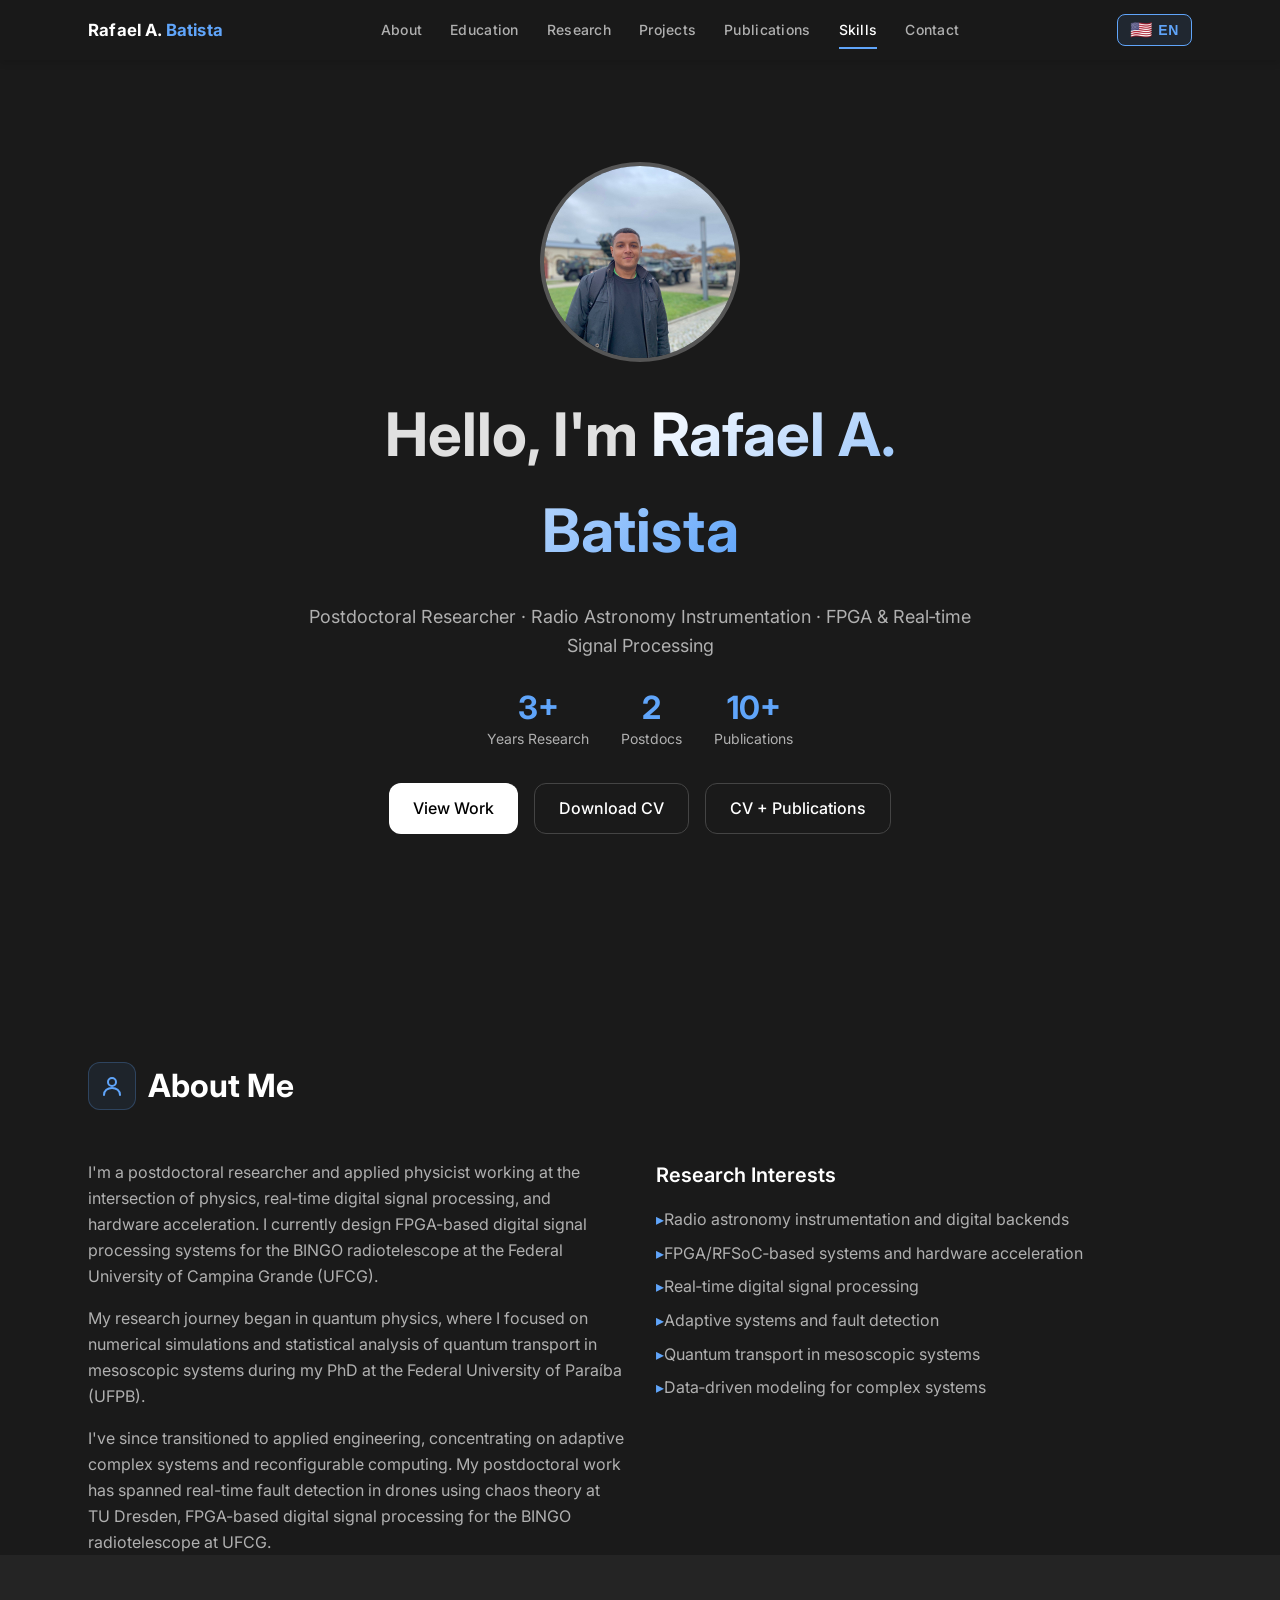
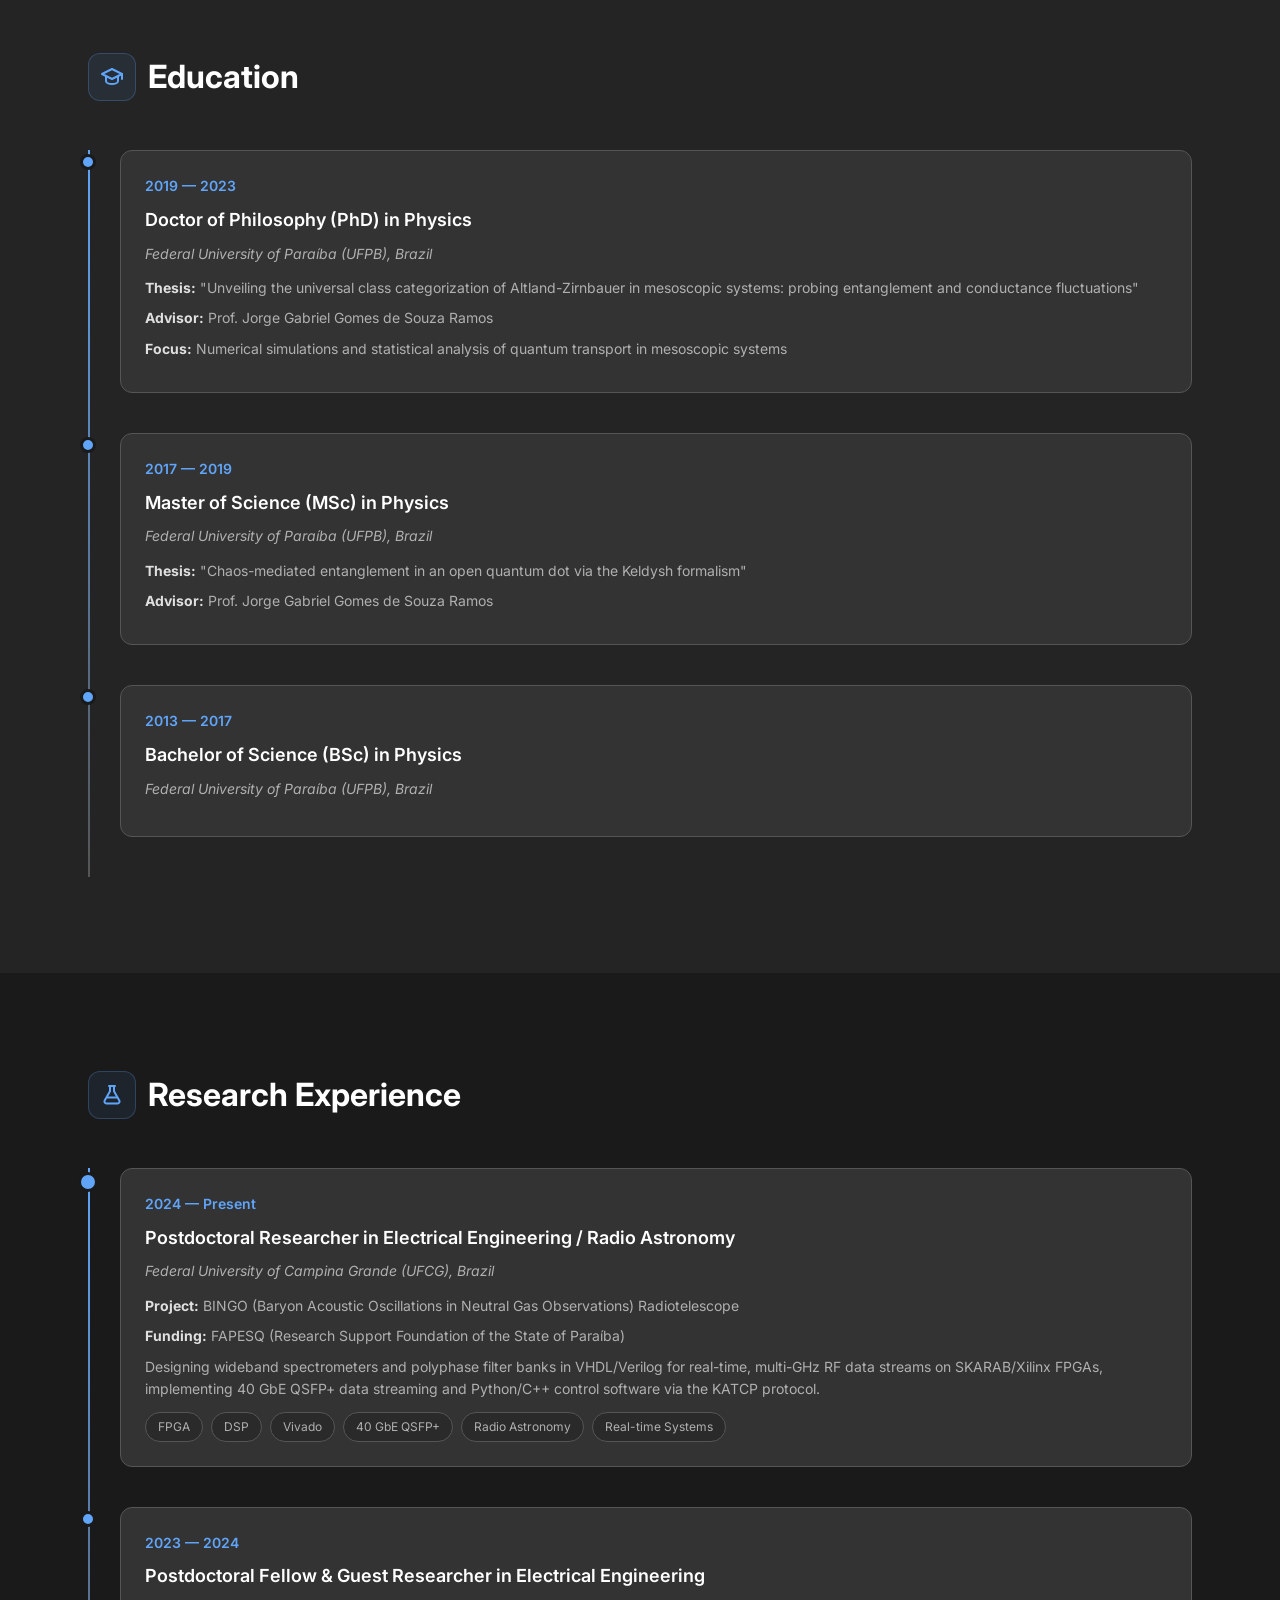
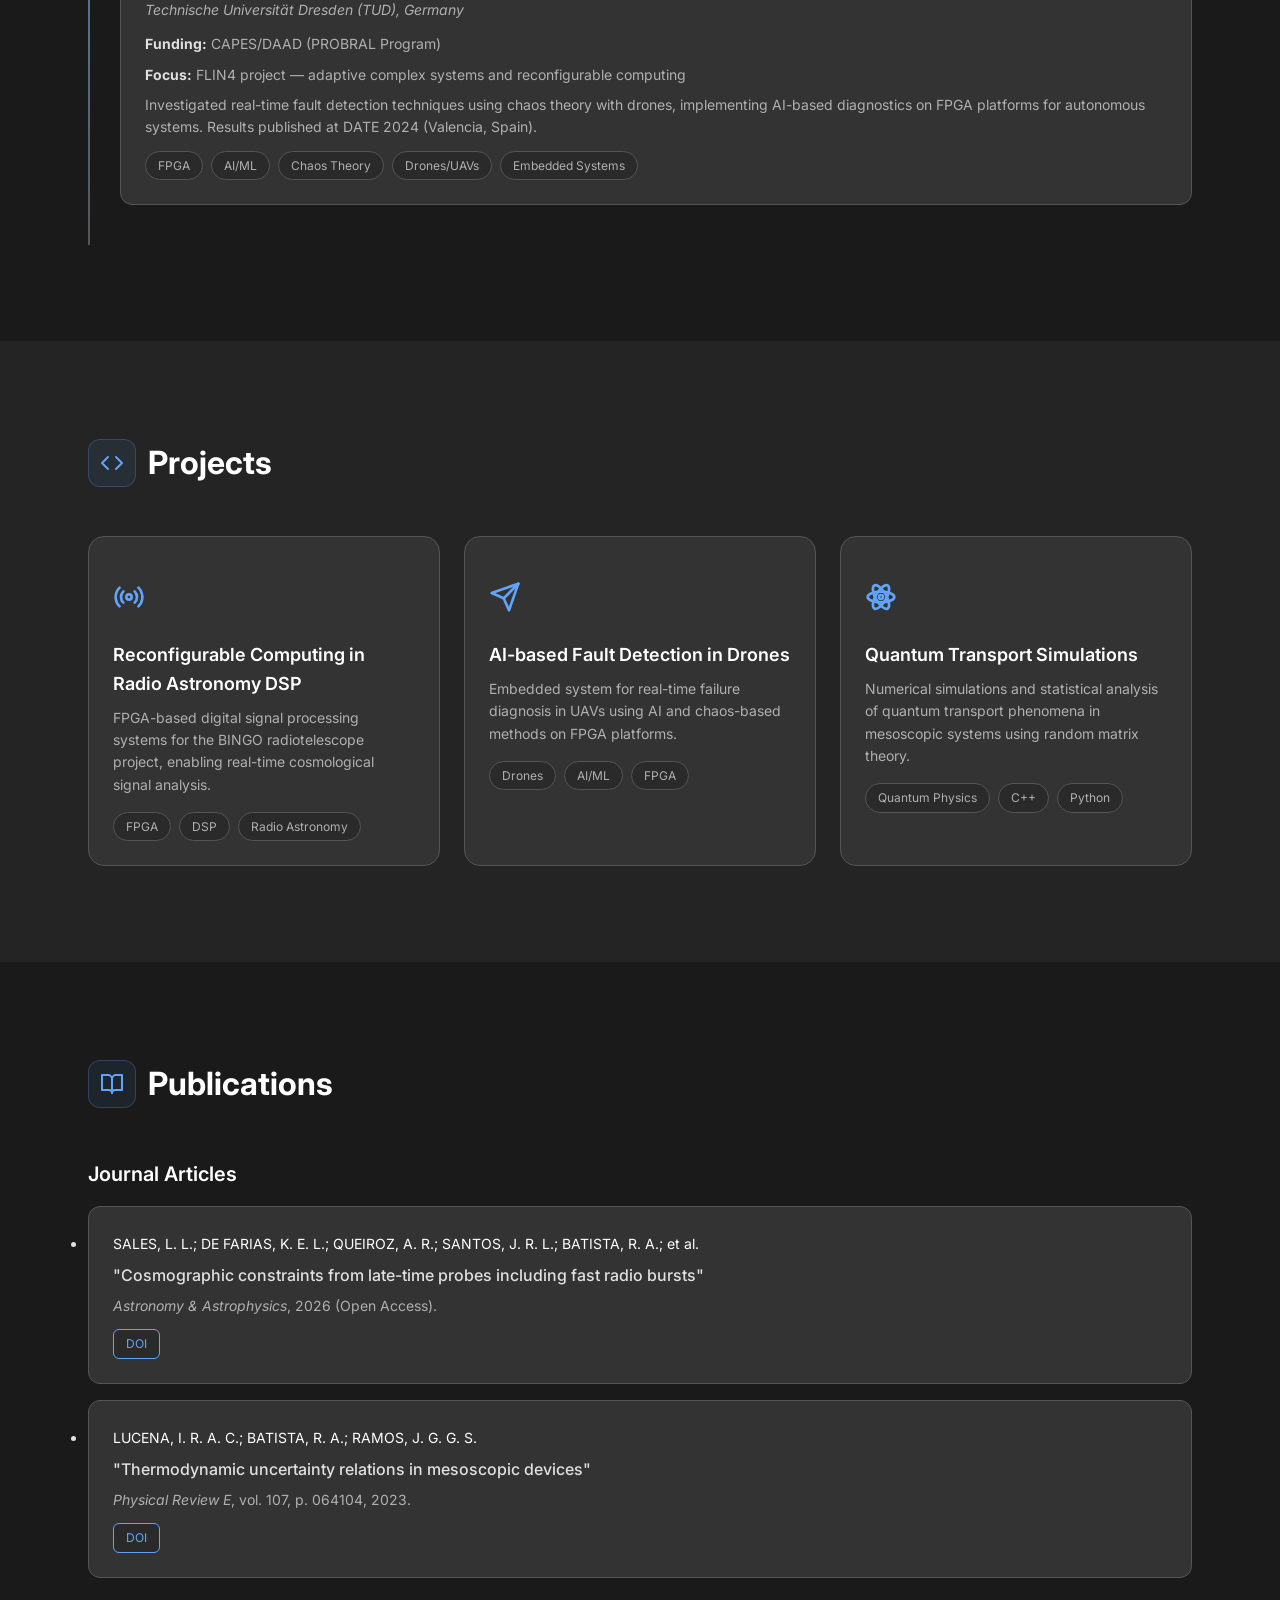
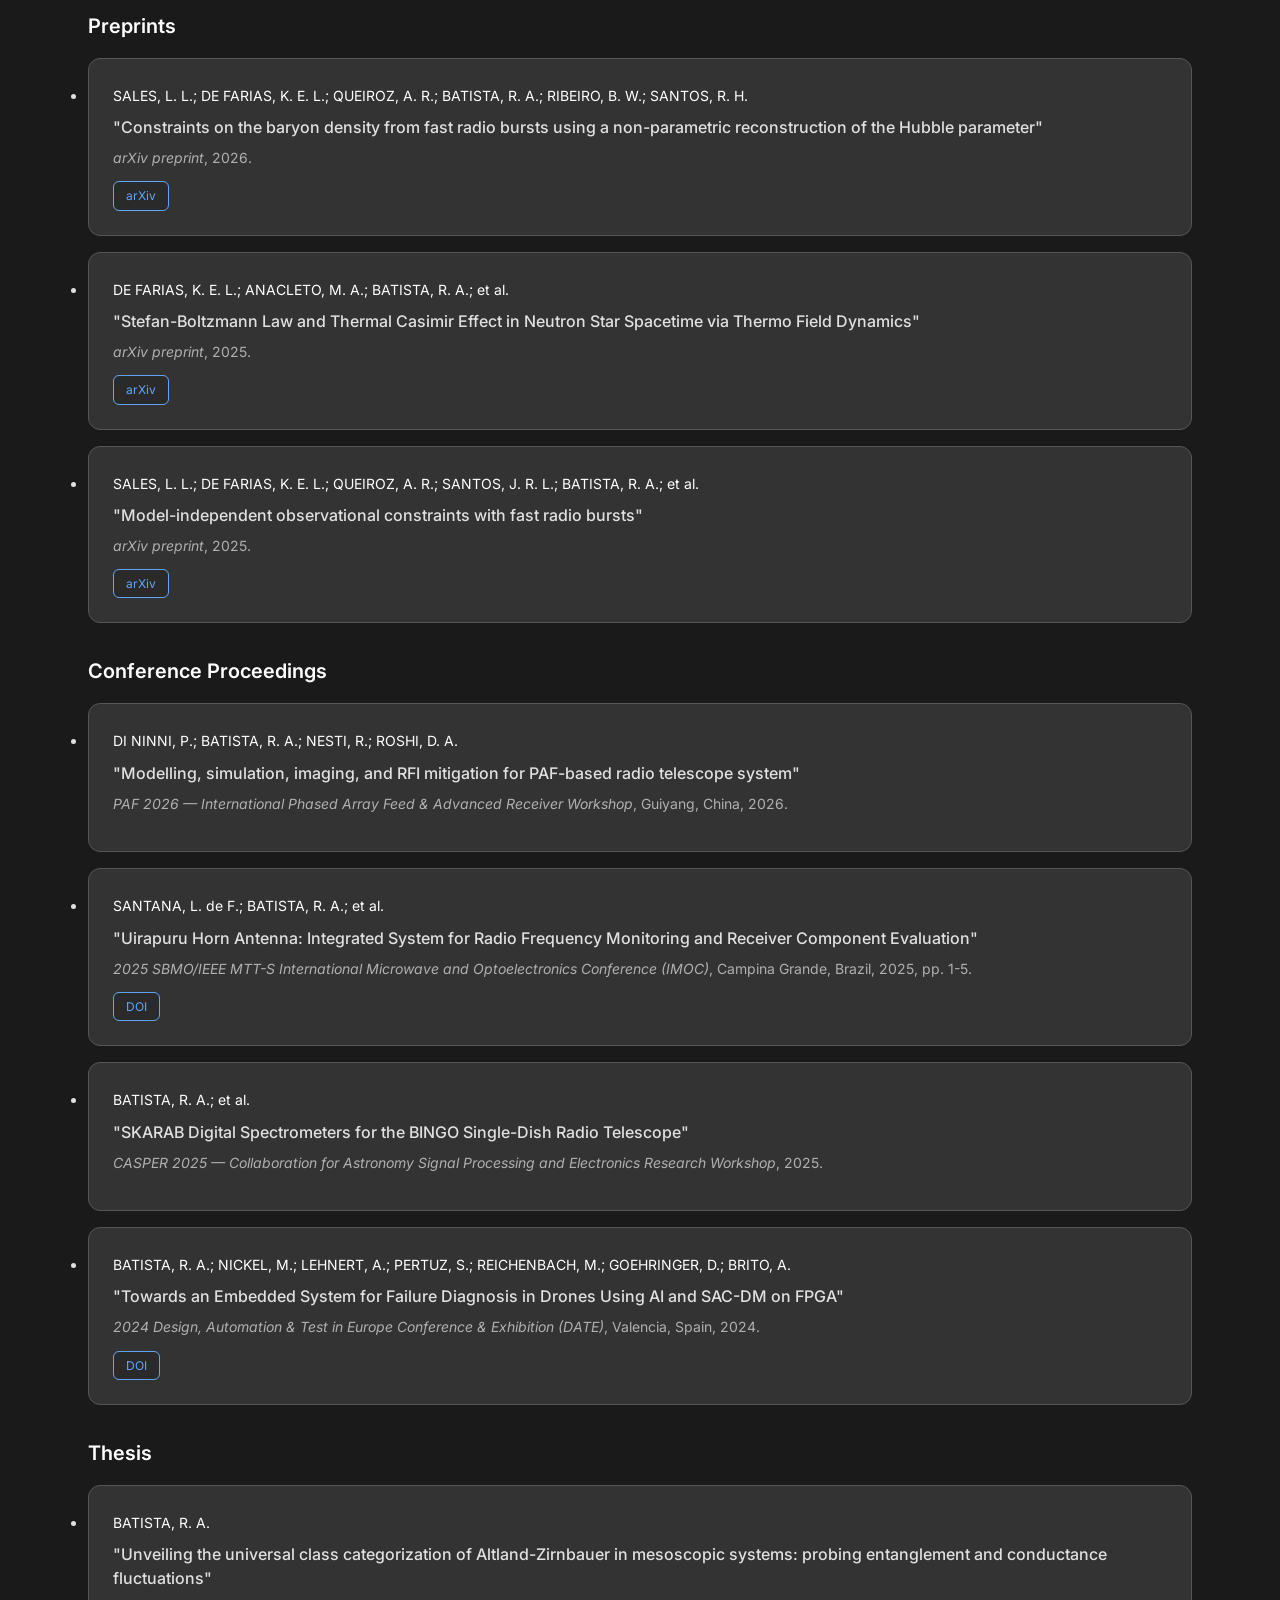
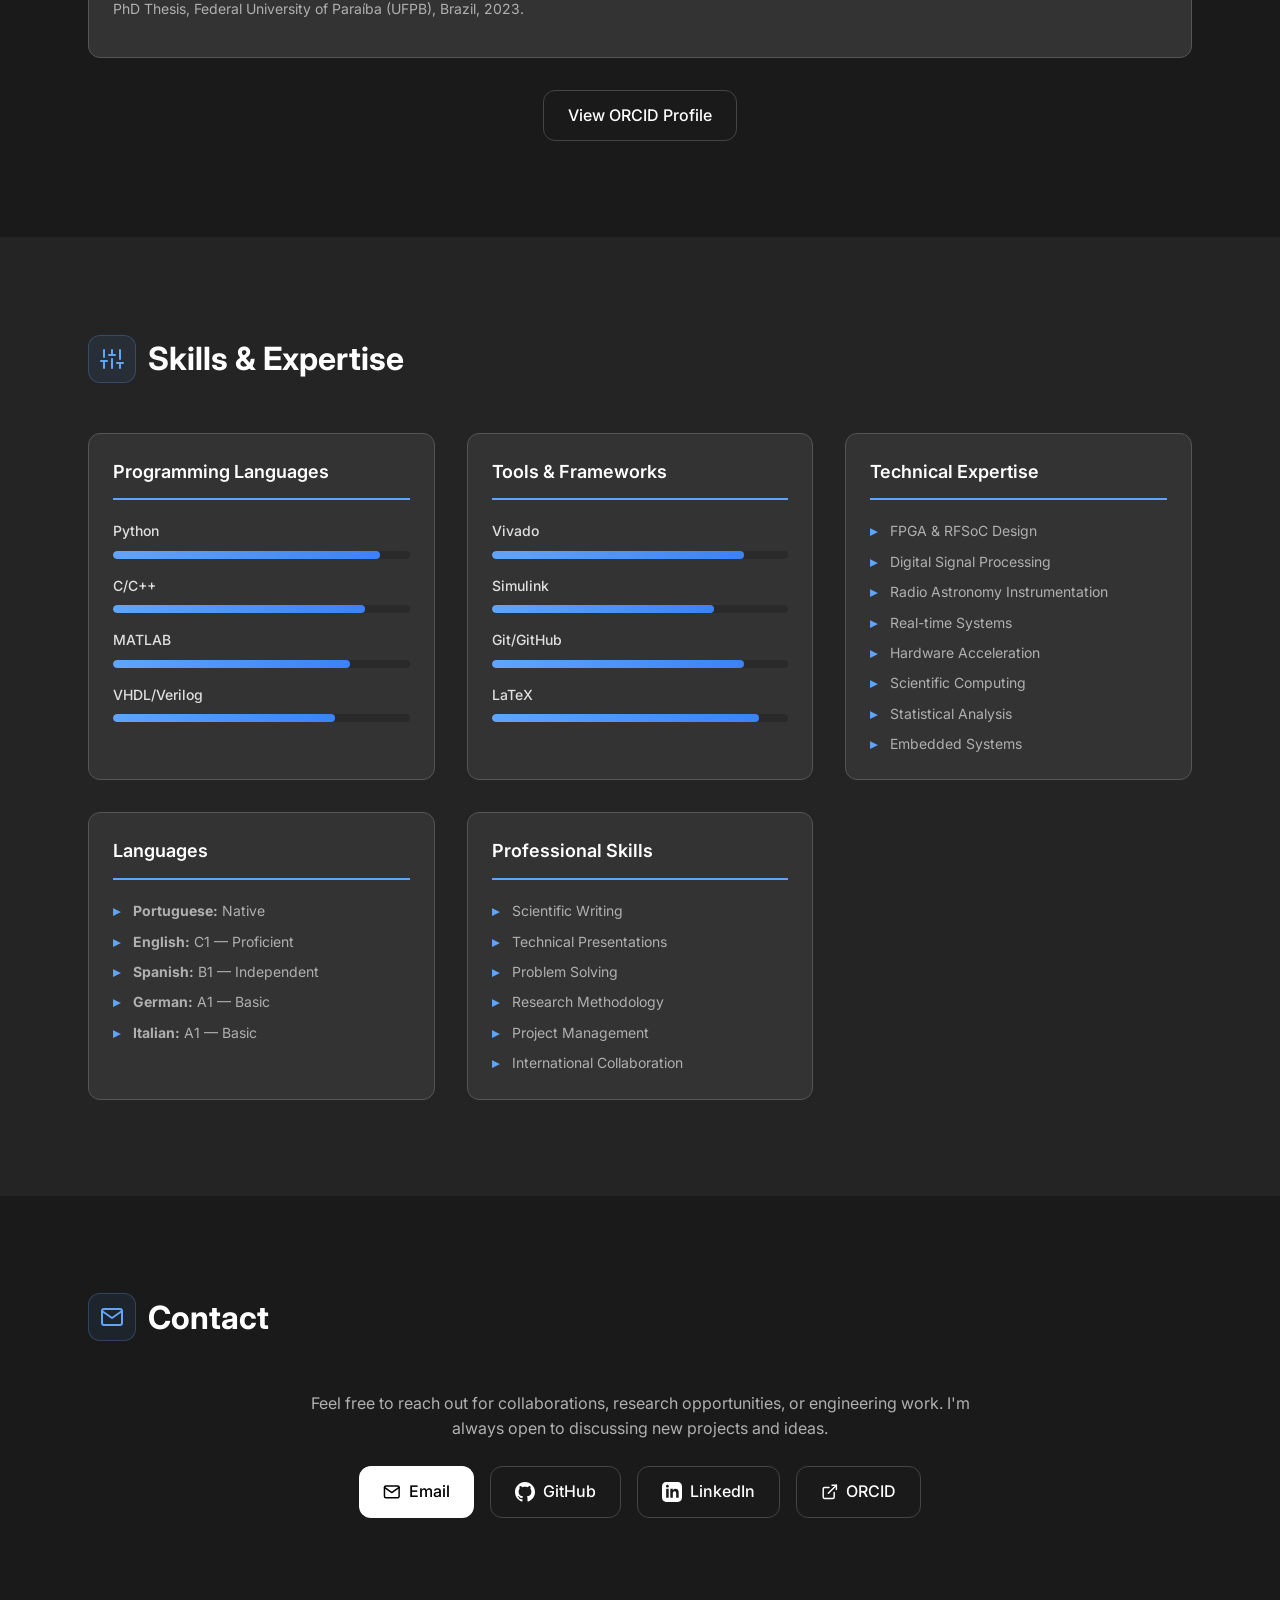
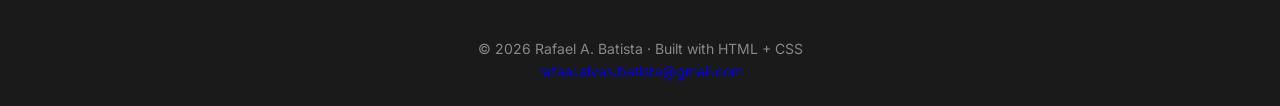
<file: index.html>
<!DOCTYPE html>
<html lang="en">

<head>
  <meta charset="UTF-8" />
  <meta name="viewport" content="width=device-width, initial-scale=1.0" />

  <!-- SEO Meta Tags -->
  <title>Rafael A. Batista — Postdoctoral Researcher in Radio Astronomy Instrumentation & Reconfigurable Computing</title>
  <meta name="description"
    content="Rafael A. Batista is a postdoctoral researcher specializing in radio astronomy instrumentation, FPGA/DSP systems, reconfigurable computing, and quantum transport. Currently researching real-time signal processing for the BINGO radio telescope at UFCG." />
  <meta name="keywords"
    content="Rafael Batista, FPGA, RFSoC, Signal Processing, Radio Astronomy, Quantum Transport, Reconfigurable Computing, BINGO, Digital Signal Processing, SKARAB" />
  <meta name="author" content="Rafael A. Batista" />

  <!-- Open Graph Meta Tags -->
  <meta property="og:title" content="Rafael A. Batista — Postdoctoral Researcher" />
  <meta property="og:description"
    content="Postdoctoral researcher specializing in radio astronomy instrumentation, FPGA/DSP systems, and quantum transport. Currently researching real-time signal processing for the BINGO radio telescope at UFCG." />
  <meta property="og:type" content="website" />
  <meta property="og:url" content="https://rafffaelb.github.io/" />
  <meta property="og:image" content="https://rafffaelb.github.io/my_photo.jpg" />
  <meta property="og:image:width" content="1200" />
  <meta property="og:image:height" content="630" />
  <meta property="og:image:alt" content="Rafael A. Batista - Postdoctoral Researcher" />

  <!-- Twitter Card Meta Tags -->
  <meta name="twitter:card" content="summary_large_image" />
  <meta name="twitter:title" content="Rafael A. Batista — Postdoctoral Researcher" />
  <meta name="twitter:description"
    content="Postdoctoral researcher specializing in radio astronomy instrumentation, FPGA/DSP systems, and quantum transport." />
  <meta name="twitter:image" content="https://rafffaelb.github.io/my_photo.jpg" />

  <!-- Schema.org markup for Google -->
  <script type="application/ld+json">
  {
    "@context": "https://schema.org",
    "@type": "Person",
    "name": "Rafael Alves Batista",
    "url": "https://rafffaelb.github.io/",
    "sameAs": [
      "https://github.com/Rafffaelb",
      "https://linkedin.com/in/rafael-alves-845470149",
      "https://orcid.org/0000-0002-7906-1505"
    ],
    "jobTitle": "Postdoctoral Researcher",
    "worksFor": [
      {
        "@type": "Organization",
        "name": "Federal University of Campina Grande"
      }
    ],
    "alumniOf": [
      {
        "@type": "Organization",
        "name": "Federal University of Paraíba"
      }
    ]
  }
  </script>

  <!-- Favicon -->
  <link rel="icon" type="image/png"
    href="data:image/svg+xml,<svg xmlns='http://www.w3.org/2000/svg' viewBox='0 0 100 100'><text y='.9em' font-size='90'>🔬</text></svg>">

  <link rel="stylesheet" href="styles.css?v=17.0">
</head>

<body class="bg-dark-grey text-light-grey antialiased">

  <!-- NAVBAR -->
  <header class="site-header fixed w-full z-50 bg-dark-grey/80 backdrop-blur border-b border-medium-grey">
    <div class="nav-inner max-w-6xl mx-auto flex justify-between items-center px-6">
      <h1 class="site-brand">Rafael A. <span class="text-accent">Batista</span></h1>

      <nav class="nav-desktop" aria-label="Main navigation">
        <a href="#about" data-i18n-nav="about">About</a>
        <a href="#education" data-i18n-nav="education">Education</a>
        <a href="#research" data-i18n-nav="research">Research</a>
        <a href="#projects" data-i18n-nav="projects">Projects</a>
        <a href="#publications" data-i18n-nav="publications">Publications</a>
        <a href="#skills" data-i18n-nav="skills">Skills</a>
        <a href="#contact" data-i18n-nav="contact">Contact</a>
      </nav>

      <div class="nav-actions flex items-center gap-4">
        <button id="langToggle" class="lang-toggle" title="Switch language / Mudar idioma">
          <span class="lang-flag">🇺🇸</span>
          <span class="lang-text">EN</span>
        </button>
        <button id="menuToggle" class="menu-toggle" aria-label="Open menu" aria-expanded="false" aria-controls="mobileMenu">
          <svg viewBox="0 0 24 24" fill="none" stroke="currentColor" stroke-width="2" stroke-linecap="round" aria-hidden="true">
            <line x1="4" y1="7" x2="20" y2="7" />
            <line x1="4" y1="12" x2="20" y2="12" />
            <line x1="4" y1="17" x2="20" y2="17" />
          </svg>
        </button>
      </div>
    </div>

    <nav id="mobileMenu" class="nav-mobile" aria-label="Mobile navigation">
      <a href="#about" data-i18n-nav="about">About</a>
      <a href="#education" data-i18n-nav="education">Education</a>
      <a href="#research" data-i18n-nav="research">Research</a>
      <a href="#projects" data-i18n-nav="projects">Projects</a>
      <a href="#publications" data-i18n-nav="publications">Publications</a>
      <a href="#skills" data-i18n-nav="skills">Skills</a>
      <a href="#contact" data-i18n-nav="contact">Contact</a>
    </nav>
  </header>

  <!-- HERO -->
  <section class="min-h-screen flex items-center justify-center px-6 pt-24">
    <div class="text-center max-w-2xl">
      <div class="flex justify-center mb-6">
        <img src="my_photo.jpg" alt="Rafael A. Batista" class="profile-photo object-cover"
          style="width: 200px; height: 200px; border-radius: 50%; border: 4px solid #555555; object-fit: cover;">
      </div>
      <h2 class="text-4xl md:text-6xl font-bold mb-6">
        <span data-i18n="hero.greeting">Hello, I'm</span> <span class="text-white gradient-text">Rafael A.
          Batista</span>
      </h2>
      <p class="text-medium-grey text-lg leading-relaxed mb-4" data-i18n="hero.subtitle">
        Postdoctoral Researcher · Radio Astronomy Instrumentation · FPGA &amp; Real‑time Signal Processing
      </p>
      <div class="stats-container flex justify-center gap-8 mb-8">
        <div class="stat-item">
          <div class="stat-number">3+</div>
          <div class="stat-label">Years Research</div>
        </div>
        <div class="stat-item">
          <div class="stat-number">2</div>
          <div class="stat-label">Postdocs</div>
        </div>
        <div class="stat-item">
          <div class="stat-number">10+</div>
          <div class="stat-label">Publications</div>
        </div>
      </div>
      <div class="mt-8 flex justify-center gap-4">
        <a href="#projects" class="btn-primary" data-i18n="hero.viewWork">
          View Work
        </a>
        <a href="Curriculum_vitae.pdf" class="btn-secondary" data-i18n="hero.downloadCV">
          Download CV
        </a>
        <a href="Curriculum_vitae_publications.pdf" class="btn-secondary" data-i18n="hero.cvPublications">
          CV + Publications
        </a>
      </div>
    </div>
  </section>

  <!-- ABOUT -->
  <section id="about" class="bg-dark-grey max-w-6xl mx-auto px-6 pb-32 pt-40"
    style="position: relative; z-index: 10; background-color: #1a1a1a;">
    <h3 class="section-title">
      <span class="section-icon"><svg class="icon" viewBox="0 0 24 24" aria-hidden="true"><circle cx="12" cy="8" r="4"/><path d="M4 21c0-4.4 3.6-7 8-7s8 2.6 8 7"/></svg></span>
      <span data-i18n="about.title">About Me</span>
    </h3>
    <div class="grid md:grid-cols-2 gap-8">
      <div>
        <p class="text-medium-grey leading-relaxed mb-4" data-i18n="about.intro">
          I'm a postdoctoral researcher and applied physicist working at the intersection of <strong
            class="text-white">physics,
            real‑time digital signal processing, and hardware acceleration</strong>. I currently design <strong class="text-white">FPGA-based digital signal processing systems</strong> for the <strong class="text-white">BINGO radiotelescope</strong> at the Federal University of Campina Grande (UFCG).
        </p>
        <p class="text-medium-grey leading-relaxed mb-4" data-i18n="about.journey">
          My research journey began in <strong class="text-white">quantum physics</strong>, where I focused on numerical
          simulations
          and statistical analysis of quantum transport in mesoscopic systems during my PhD at the Federal
          University of Paraíba (UFPB).
        </p>
        <p class="text-medium-grey leading-relaxed" data-i18n="about.transition">
          I've since transitioned to applied engineering, concentrating on <strong class="text-white">adaptive complex
            systems
            and reconfigurable computing</strong>. My postdoctoral work has spanned real-time fault detection in drones
          using chaos theory at TU Dresden, FPGA-based digital signal processing for the
          <strong class="text-white">BINGO radiotelescope</strong> at UFCG.
        </p>
      </div>
      <div>
        <h4 class="text-xl font-semibold mb-4 text-white" data-i18n="about.interestsTitle">Research Interests</h4>
        <ul class="space-y-2 text-medium-grey">
          <li class="flex items-start">
            <span class="text-accent mr-2">▸</span>
            <span>Radio astronomy instrumentation and digital backends</span>
          </li>
          <li class="flex items-start">
            <span class="text-accent mr-2">▸</span>
            <span>FPGA/RFSoC‑based systems and hardware acceleration</span>
          </li>
          <li class="flex items-start">
            <span class="text-accent mr-2">▸</span>
            <span>Real‑time digital signal processing</span>
          </li>
          <li class="flex items-start">
            <span class="text-accent mr-2">▸</span>
            <span>Adaptive systems and fault detection</span>
          </li>
          <li class="flex items-start">
            <span class="text-accent mr-2">▸</span>
            <span>Quantum transport in mesoscopic systems</span>
          </li>
          <li class="flex items-start">
            <span class="text-accent mr-2">▸</span>
            <span>Data‑driven modeling for complex systems</span>
          </li>
        </ul>
      </div>
    </div>
  </section>

  <!-- EDUCATION -->
  <section id="education" class="bg-light-grey/40 border-t border-medium-grey">
    <div class="max-w-6xl mx-auto px-6 py-24">
      <h3 class="section-title">
        <span class="section-icon"><svg class="icon" viewBox="0 0 24 24" aria-hidden="true"><path d="M2 9l10-5 10 5-10 5L2 9z"/><path d="M6 11.5V16c0 1.7 2.7 3 6 3s6-1.3 6-3v-4.5"/><line x1="22" y1="9" x2="22" y2="14"/></svg></span>
        Education
      </h3>

      <div class="timeline">
        <!-- PhD -->
        <div class="timeline-item">
          <div class="timeline-marker"></div>
          <div class="timeline-content">
            <div class="timeline-date">2019 — 2023</div>
            <h4 class="timeline-title">Doctor of Philosophy (PhD) in Physics</h4>
            <p class="timeline-institution">Federal University of Paraíba (UFPB), Brazil</p>
            <p class="timeline-description">
              <strong>Thesis:</strong> "Unveiling the universal class categorization of Altland-Zirnbauer in
              mesoscopic systems: probing entanglement and conductance fluctuations"
            </p>
            <p class="timeline-description">
              <strong>Advisor:</strong> Prof. Jorge Gabriel Gomes de Souza Ramos
            </p>
            <p class="timeline-description">
              <strong>Focus:</strong> Numerical simulations and statistical analysis of quantum transport in mesoscopic
              systems
            </p>
          </div>
        </div>

        <!-- Master's -->
        <div class="timeline-item">
          <div class="timeline-marker"></div>
          <div class="timeline-content">
            <div class="timeline-date">2017 — 2019</div>
            <h4 class="timeline-title">Master of Science (MSc) in Physics</h4>
            <p class="timeline-institution">Federal University of Paraíba (UFPB), Brazil</p>
            <p class="timeline-description">
              <strong>Thesis:</strong> "Chaos-mediated entanglement in an open quantum dot via the Keldysh formalism"
            </p>
            <p class="timeline-description">
              <strong>Advisor:</strong> Prof. Jorge Gabriel Gomes de Souza Ramos
            </p>
          </div>
        </div>

        <!-- Bachelor's -->
        <div class="timeline-item">
          <div class="timeline-marker"></div>
          <div class="timeline-content">
            <div class="timeline-date">2013 — 2017</div>
            <h4 class="timeline-title">Bachelor of Science (BSc) in Physics</h4>
            <p class="timeline-institution">Federal University of Paraíba (UFPB), Brazil</p>
          </div>
        </div>
      </div>
    </div>
  </section>

  <!-- RESEARCH EXPERIENCE -->
  <section id="research" class="max-w-6xl mx-auto px-6 py-24">
    <h3 class="section-title">
      <span class="section-icon"><svg class="icon" viewBox="0 0 24 24" aria-hidden="true"><path d="M9 3h6"/><path d="M10 3v5.3L4.7 17.4a2 2 0 0 0 1.8 3h11a2 2 0 0 0 1.8-3L14 8.3V3"/><line x1="7.5" y1="14.5" x2="16.5" y2="14.5"/></svg></span>
      Research Experience
    </h3>

    <div class="timeline">

      <!-- UFCG Postdoc (current) -->
      <div class="timeline-item">
        <div class="timeline-marker current"></div>
        <div class="timeline-content">
          <div class="timeline-date">2024 — Present</div>
          <h4 class="timeline-title">Postdoctoral Researcher in Electrical Engineering / Radio Astronomy</h4>
          <p class="timeline-institution">Federal University of Campina Grande (UFCG), Brazil</p>
          <p class="timeline-description">
            <strong>Project:</strong> BINGO (Baryon Acoustic Oscillations in Neutral Gas Observations) Radiotelescope
          </p>
          <p class="timeline-description">
            <strong>Funding:</strong> FAPESQ (Research Support Foundation of the State of Paraíba)
          </p>
          <p class="timeline-description">
            Designing wideband spectrometers and polyphase filter banks in VHDL/Verilog for real-time,
            multi-GHz RF data streams on SKARAB/Xilinx FPGAs, implementing 40 GbE QSFP+ data streaming and
            Python/C++ control software via the KATCP protocol.
          </p>
          <div class="tech-container mt-3">
            <span class="tech-item">FPGA</span>
            <span class="tech-item">DSP</span>
            <span class="tech-item">Vivado</span>
            <span class="tech-item">40 GbE QSFP+</span>
            <span class="tech-item">Radio Astronomy</span>
            <span class="tech-item">Real-time Systems</span>
          </div>
        </div>
      </div>

      <!-- TUD Postdoc -->
      <div class="timeline-item">
        <div class="timeline-marker"></div>
        <div class="timeline-content">
          <div class="timeline-date">2023 — 2024</div>
          <h4 class="timeline-title">Postdoctoral Fellow &amp; Guest Researcher in Electrical Engineering</h4>
          <p class="timeline-institution">Technische Universität Dresden (TUD), Germany</p>
          <p class="timeline-description">
            <strong>Funding:</strong> CAPES/DAAD (PROBRAL Program)
          </p>
          <p class="timeline-description">
            <strong>Focus:</strong> FLIN4 project — adaptive complex systems and reconfigurable computing
          </p>
          <p class="timeline-description">
            Investigated real-time fault detection techniques using chaos theory with drones,
            implementing AI-based diagnostics on FPGA platforms for autonomous systems.
            Results published at DATE 2024 (Valencia, Spain).
          </p>
          <div class="tech-container mt-3">
            <span class="tech-item">FPGA</span>
            <span class="tech-item">AI/ML</span>
            <span class="tech-item">Chaos Theory</span>
            <span class="tech-item">Drones/UAVs</span>
            <span class="tech-item">Embedded Systems</span>
          </div>
        </div>
      </div>
    </div>
  </section>

  <!-- PROJECTS -->
  <section id="projects" class="bg-light-grey/40 border-t border-medium-grey">
    <div class="max-w-6xl mx-auto px-6 py-24">
      <h3 class="section-title">
        <span class="section-icon"><svg class="icon" viewBox="0 0 24 24" aria-hidden="true"><polyline points="16 18 22 12 16 6"/><polyline points="8 6 2 12 8 18"/></svg></span>
        Projects
      </h3>

      <div class="grid md:grid-cols-2 lg:grid-cols-3 gap-6">
        <!-- Card 1: Radio Astronomy DSP -->
        <a href="project_radio_astronomy_dsp.html" class="project-card">
          <div class="project-icon"><svg class="icon" viewBox="0 0 24 24" aria-hidden="true"><circle cx="12" cy="12" r="2"/><path d="M16.24 7.76a6 6 0 0 1 0 8.49"/><path d="M7.76 16.24a6 6 0 0 1 0-8.49"/><path d="M19.07 4.93a10 10 0 0 1 0 14.14"/><path d="M4.93 19.07a10 10 0 0 1 0-14.14"/></svg></div>
          <h4 class="text-lg font-semibold mb-2 text-white">Reconfigurable Computing in Radio Astronomy DSP</h4>
          <p class="text-medium-grey text-sm mb-4">
            FPGA-based digital signal processing systems for the BINGO radiotelescope project,
            enabling real-time cosmological signal analysis.
          </p>
          <div class="tech-container">
            <span class="tech-item">FPGA</span>
            <span class="tech-item">DSP</span>
            <span class="tech-item">Radio Astronomy</span>
          </div>
        </a>

        <!-- Card 2: Drones and Robotics -->
        <a href="project_drones_robotics.html" class="project-card">
          <div class="project-icon"><svg class="icon" viewBox="0 0 24 24" aria-hidden="true"><line x1="22" y1="2" x2="11" y2="13"/><polygon points="22 2 15 22 11 13 2 9 22 2"/></svg></div>
          <h4 class="text-lg font-semibold mb-2 text-white">AI-based Fault Detection in Drones</h4>
          <p class="text-medium-grey text-sm mb-4">
            Embedded system for real-time failure diagnosis in UAVs using AI and chaos-based
            methods on FPGA platforms.
          </p>
          <div class="tech-container">
            <span class="tech-item">Drones</span>
            <span class="tech-item">AI/ML</span>
            <span class="tech-item">FPGA</span>
          </div>
        </a>

        <!-- Card 3: Quantum Transport -->
        <a href="project_quantum_transport.html" class="project-card">
          <div class="project-icon"><svg class="icon" viewBox="0 0 24 24" aria-hidden="true"><circle cx="12" cy="12" r="1.5"/><ellipse cx="12" cy="12" rx="10" ry="4"/><ellipse cx="12" cy="12" rx="10" ry="4" transform="rotate(60 12 12)"/><ellipse cx="12" cy="12" rx="10" ry="4" transform="rotate(120 12 12)"/></svg></div>
          <h4 class="text-lg font-semibold mb-2 text-white">Quantum Transport Simulations</h4>
          <p class="text-medium-grey text-sm mb-4">
            Numerical simulations and statistical analysis of quantum transport phenomena in
            mesoscopic systems using random matrix theory.
          </p>
          <div class="tech-container">
            <span class="tech-item">Quantum Physics</span>
            <span class="tech-item">C++</span>
            <span class="tech-item">Python</span>
          </div>
        </a>
      </div>
    </div>
  </section>

  <!-- PUBLICATIONS -->
  <section id="publications" class="max-w-6xl mx-auto px-6 py-24">
    <h3 class="section-title">
      <span class="section-icon"><svg class="icon" viewBox="0 0 24 24" aria-hidden="true"><path d="M2 3h6a4 4 0 0 1 4 4v14a3 3 0 0 0-3-3H2z"/><path d="M22 3h-6a4 4 0 0 0-4 4v14a3 3 0 0 1 3-3h7z"/></svg></span>
      Publications
    </h3>

    <div class="publications-container">
      <!-- Journal Articles -->
      <div class="publication-category">
        <h4 class="text-xl font-semibold mb-4 text-white">Journal Articles</h4>
        <ul class="space-y-4">
          <li class="publication-item">
            <div class="publication-authors">
              <span class="text-white">SALES, L. L.; DE FARIAS, K. E. L.; QUEIROZ, A. R.; SANTOS, J. R. L.; BATISTA, R. A.; et al.</span>
            </div>
            <div class="publication-title">
              "Cosmographic constraints from late-time probes including fast radio bursts"
            </div>
            <div class="publication-venue">
              <em class="text-medium-grey">Astronomy &amp; Astrophysics</em>, 2026 (Open Access).
            </div>
            <div class="publication-links">
              <a href="https://doi.org/10.1051/0004-6361/202556561" target="_blank" class="publication-link">DOI</a>
            </div>
          </li>
          <li class="publication-item">
            <div class="publication-authors">
              <span class="text-white">LUCENA, I. R. A. C.; BATISTA, R. A.; RAMOS, J. G. G. S.</span>
            </div>
            <div class="publication-title">
              "Thermodynamic uncertainty relations in mesoscopic devices"
            </div>
            <div class="publication-venue">
              <em class="text-medium-grey">Physical Review E</em>, vol. 107, p. 064104, 2023.
            </div>
            <div class="publication-links">
              <a href="https://doi.org/10.1103/PhysRevE.107.064104" target="_blank" class="publication-link">DOI</a>
            </div>
          </li>
        </ul>
      </div>

      <!-- Preprints -->
      <div class="publication-category mt-8">
        <h4 class="text-xl font-semibold mb-4 text-white">Preprints</h4>
        <ul class="space-y-4">
          <li class="publication-item">
            <div class="publication-authors">
              <span class="text-white">SALES, L. L.; DE FARIAS, K. E. L.; QUEIROZ, A. R.; BATISTA, R. A.; RIBEIRO, B. W.; SANTOS, R. H.</span>
            </div>
            <div class="publication-title">
              "Constraints on the baryon density from fast radio bursts using a non-parametric reconstruction of the Hubble parameter"
            </div>
            <div class="publication-venue">
              <em class="text-medium-grey">arXiv preprint</em>, 2026.
            </div>
            <div class="publication-links">
              <a href="https://arxiv.org/abs/2605.01990" target="_blank" class="publication-link">arXiv</a>
            </div>
          </li>
          <li class="publication-item">
            <div class="publication-authors">
              <span class="text-white">DE FARIAS, K. E. L.; ANACLETO, M. A.; BATISTA, R. A.; et al.</span>
            </div>
            <div class="publication-title">
              "Stefan-Boltzmann Law and Thermal Casimir Effect in Neutron Star Spacetime via Thermo Field Dynamics"
            </div>
            <div class="publication-venue">
              <em class="text-medium-grey">arXiv preprint</em>, 2025.
            </div>
            <div class="publication-links">
              <a href="https://arxiv.org/abs/2512.15610" target="_blank" class="publication-link">arXiv</a>
            </div>
          </li>
          <li class="publication-item">
            <div class="publication-authors">
              <span class="text-white">SALES, L. L.; DE FARIAS, K. E. L.; QUEIROZ, A. R.; SANTOS, J. R. L.; BATISTA, R. A.; et al.</span>
            </div>
            <div class="publication-title">
              "Model-independent observational constraints with fast radio bursts"
            </div>
            <div class="publication-venue">
              <em class="text-medium-grey">arXiv preprint</em>, 2025.
            </div>
            <div class="publication-links">
              <a href="https://arxiv.org/abs/2507.06975" target="_blank" class="publication-link">arXiv</a>
            </div>
          </li>
        </ul>
      </div>

      <!-- Conference Papers -->
      <div class="publication-category mt-8">
        <h4 class="text-xl font-semibold mb-4 text-white">Conference Proceedings</h4>
        <ul class="space-y-4">
          <li class="publication-item">
            <div class="publication-authors">
              <span class="text-white">DI NINNI, P.; BATISTA, R. A.; NESTI, R.; ROSHI, D. A.</span>
            </div>
            <div class="publication-title">
              "Modelling, simulation, imaging, and RFI mitigation for PAF-based radio telescope system"
            </div>
            <div class="publication-venue">
              <em class="text-medium-grey">PAF 2026 — International Phased Array Feed &amp; Advanced Receiver Workshop</em>,
              Guiyang, China, 2026.
            </div>
          </li>
          <li class="publication-item">
            <div class="publication-authors">
              <span class="text-white">SANTANA, L. de F.; BATISTA, R. A.; et al.</span>
            </div>
            <div class="publication-title">
              "Uirapuru Horn Antenna: Integrated System for Radio Frequency Monitoring and Receiver Component Evaluation"
            </div>
            <div class="publication-venue">
              <em class="text-medium-grey">2025 SBMO/IEEE MTT-S International Microwave and Optoelectronics Conference (IMOC)</em>,
              Campina Grande, Brazil, 2025, pp. 1-5.
            </div>
            <div class="publication-links">
              <a href="https://doi.org/10.1109/IMOC65414.2025.11365753" target="_blank" class="publication-link">DOI</a>
            </div>
          </li>
          <li class="publication-item">
            <div class="publication-authors">
              <span class="text-white">BATISTA, R. A.; et al.</span>
            </div>
            <div class="publication-title">
              "SKARAB Digital Spectrometers for the BINGO Single-Dish Radio Telescope"
            </div>
            <div class="publication-venue">
              <em class="text-medium-grey">CASPER 2025 — Collaboration for Astronomy Signal Processing and Electronics Research Workshop</em>,
              2025.
            </div>
          </li>
          <li class="publication-item">
            <div class="publication-authors">
              <span class="text-white">BATISTA, R. A.; NICKEL, M.; LEHNERT, A.; PERTUZ, S.; REICHENBACH, M.; GOEHRINGER,
                D.; BRITO, A.</span>
            </div>
            <div class="publication-title">
              "Towards an Embedded System for Failure Diagnosis in Drones Using AI and SAC-DM on FPGA"
            </div>
            <div class="publication-venue">
              <em class="text-medium-grey">2024 Design, Automation &amp; Test in Europe Conference &amp; Exhibition (DATE)</em>,
              Valencia, Spain, 2024.
            </div>
            <div class="publication-links">
              <a href="https://doi.org/10.23919/DATE58400.2024.10546792" target="_blank" class="publication-link">DOI</a>
            </div>
          </li>
        </ul>
      </div>

      <!-- PhD Thesis -->
      <div class="publication-category mt-8">
        <h4 class="text-xl font-semibold mb-4 text-white">Thesis</h4>
        <ul class="space-y-4">
          <li class="publication-item">
            <div class="publication-authors">
              <span class="text-white">BATISTA, R. A.</span>
            </div>
            <div class="publication-title">
              "Unveiling the universal class categorization of Altland-Zirnbauer in mesoscopic systems:
              probing entanglement and conductance fluctuations"
            </div>
            <div class="publication-venue">
              PhD Thesis, Federal University of Paraíba (UFPB), Brazil, 2023.
            </div>
          </li>
        </ul>
      </div>
    </div>

    <div class="text-center mt-8">
      <a href="https://orcid.org/0000-0002-7906-1505" target="_blank" class="btn-secondary">
        View ORCID Profile
      </a>
    </div>
  </section>

  <!-- SKILLS -->
  <section id="skills" class="bg-light-grey/40 border-t border-medium-grey">
    <div class="max-w-6xl mx-auto px-6 py-24">
      <h3 class="section-title">
        <span class="section-icon"><svg class="icon" viewBox="0 0 24 24" aria-hidden="true"><line x1="4" y1="21" x2="4" y2="14"/><line x1="4" y1="10" x2="4" y2="3"/><line x1="12" y1="21" x2="12" y2="12"/><line x1="12" y1="8" x2="12" y2="3"/><line x1="20" y1="21" x2="20" y2="16"/><line x1="20" y1="12" x2="20" y2="3"/><line x1="1" y1="14" x2="7" y2="14"/><line x1="9" y1="8" x2="15" y2="8"/><line x1="17" y1="16" x2="23" y2="16"/></svg></span>
        Skills &amp; Expertise
      </h3>

      <div class="grid md:grid-cols-2 lg:grid-cols-3 gap-8">
        <!-- Programming Languages -->
        <div class="skill-category">
          <h4 class="skill-category-title">Programming Languages</h4>
          <div class="skill-list">
            <div class="skill-item">
              <span class="skill-name">Python</span>
              <div class="skill-bar">
                <div class="skill-level" style="width: 90%;"></div>
              </div>
            </div>
            <div class="skill-item">
              <span class="skill-name">C/C++</span>
              <div class="skill-bar">
                <div class="skill-level" style="width: 85%;"></div>
              </div>
            </div>
            <div class="skill-item">
              <span class="skill-name">MATLAB</span>
              <div class="skill-bar">
                <div class="skill-level" style="width: 80%;"></div>
              </div>
            </div>
            <div class="skill-item">
              <span class="skill-name">VHDL/Verilog</span>
              <div class="skill-bar">
                <div class="skill-level" style="width: 75%;"></div>
              </div>
            </div>
          </div>
        </div>

        <!-- Tools & Frameworks -->
        <div class="skill-category">
          <h4 class="skill-category-title">Tools &amp; Frameworks</h4>
          <div class="skill-list">
            <div class="skill-item">
              <span class="skill-name">Vivado</span>
              <div class="skill-bar">
                <div class="skill-level" style="width: 85%;"></div>
              </div>
            </div>
            <div class="skill-item">
              <span class="skill-name">Simulink</span>
              <div class="skill-bar">
                <div class="skill-level" style="width: 75%;"></div>
              </div>
            </div>
            <div class="skill-item">
              <span class="skill-name">Git/GitHub</span>
              <div class="skill-bar">
                <div class="skill-level" style="width: 85%;"></div>
              </div>
            </div>
            <div class="skill-item">
              <span class="skill-name">LaTeX</span>
              <div class="skill-bar">
                <div class="skill-level" style="width: 90%;"></div>
              </div>
            </div>
          </div>
        </div>

        <!-- Technical Expertise -->
        <div class="skill-category">
          <h4 class="skill-category-title">Technical Expertise</h4>
          <ul class="expertise-list">
            <li>FPGA &amp; RFSoC Design</li>
            <li>Digital Signal Processing</li>
            <li>Radio Astronomy Instrumentation</li>
            <li>Real-time Systems</li>
            <li>Hardware Acceleration</li>
            <li>Scientific Computing</li>
            <li>Statistical Analysis</li>
            <li>Embedded Systems</li>
          </ul>
        </div>

        <!-- Languages -->
        <div class="skill-category">
          <h4 class="skill-category-title">Languages</h4>
          <ul class="expertise-list">
            <li><strong>Portuguese:</strong> Native</li>
            <li><strong>English:</strong> C1 — Proficient</li>
            <li><strong>Spanish:</strong> B1 — Independent</li>
            <li><strong>German:</strong> A1 — Basic</li>
            <li><strong>Italian:</strong> A1 — Basic</li>
          </ul>
        </div>

        <!-- Soft Skills -->
        <div class="skill-category">
          <h4 class="skill-category-title">Professional Skills</h4>
          <ul class="expertise-list">
            <li>Scientific Writing</li>
            <li>Technical Presentations</li>
            <li>Problem Solving</li>
            <li>Research Methodology</li>
            <li>Project Management</li>
            <li>International Collaboration</li>
          </ul>
        </div>
      </div>
    </div>
  </section>

  <!-- CONTACT -->
  <section id="contact" class="max-w-6xl mx-auto px-6 py-24">
    <h3 class="section-title">
      <span class="section-icon"><svg class="icon" viewBox="0 0 24 24" aria-hidden="true"><rect x="2" y="4" width="20" height="16" rx="2"/><polyline points="22,6 12,13 2,6"/></svg></span>
      Contact
    </h3>
    <p class="text-medium-grey mb-6 max-w-2xl mx-auto text-center" data-i18n="contact.description">
      Feel free to reach out for collaborations, research opportunities, or engineering work.
      I'm always open to discussing new projects and ideas.
    </p>
    <div class="flex flex-wrap justify-center gap-4">
      <a href="mailto:rafael.alves.batista@gmail.com" class="btn-primary">
        <svg class="icon" viewBox="0 0 24 24" aria-hidden="true"><rect x="2" y="4" width="20" height="16" rx="2"/><polyline points="22,6 12,13 2,6"/></svg>
        Email
      </a>
      <a href="https://github.com/Rafffaelb" target="_blank" class="btn-secondary">
        <svg class="inline w-5 h-5 mr-2" fill="currentColor" viewBox="0 0 24 24">
          <path
            d="M12 0c-6.626 0-12 5.373-12 12 0 5.302 3.438 9.8 8.207 11.387.599.111.793-.261.793-.577v-2.234c-3.338.726-4.033-1.416-4.033-1.416-.546-1.387-1.333-1.756-1.333-1.756-1.089-.745.083-.729.083-.729 1.205.084 1.839 1.237 1.839 1.237 1.07 1.834 2.807 1.304 3.492.997.107-.775.418-1.305.762-1.604-2.665-.305-5.467-1.334-5.467-5.931 0-1.311.469-2.381 1.236-3.221-.124-.303-.535-1.524.117-3.176 0 0 1.008-.322 3.301 1.23.957-.266 1.983-.399 3.003-.404 1.02.005 2.047.138 3.006.404 2.291-1.552 3.297-1.23 3.297-1.23.653 1.653.242 2.874.118 3.176.77.84 1.235 1.911 1.235 3.221 0 4.609-2.807 5.624-5.479 5.921.43.372.823 1.102.823 2.222v3.293c0 .319.192.694.801.576 4.765-1.589 8.199-6.086 8.199-11.386 0-6.627-5.373-12-12-12z" />
        </svg>
        GitHub
      </a>
      <a href="https://linkedin.com/in/rafael-alves-845470149" target="_blank" class="btn-secondary">
        <svg class="inline w-5 h-5 mr-2" fill="currentColor" viewBox="0 0 24 24">
          <path
            d="M19 0h-14c-2.761 0-5 2.239-5 5v14c0 2.761 2.239 5 5 5h14c2.762 0 5-2.239 5-5v-14c0-2.761-2.238-5-5-5zm-11 19h-3v-11h3v11zm-1.5-12.268c-.966 0-1.75-.79-1.75-1.764s.784-1.764 1.75-1.764 1.75.79 1.75 1.764-.783 1.764-1.75 1.764zm13.5 12.268h-3v-5.604c0-3.368-4-3.113-4 0v5.604h-3v-11h3v1.765c1.396-2.586 7-2.777 7 2.476v6.759z" />
        </svg>
        LinkedIn
      </a>
      <a href="https://orcid.org/0000-0002-7906-1505" target="_blank" class="btn-secondary">
        <svg class="icon" viewBox="0 0 24 24" aria-hidden="true"><path d="M18 13v6a2 2 0 0 1-2 2H5a2 2 0 0 1-2-2V8a2 2 0 0 1 2-2h6"/><polyline points="15 3 21 3 21 9"/><line x1="10" y1="14" x2="21" y2="3"/></svg>
        ORCID
      </a>
    </div>
  </section>

  <!-- FOOTER -->
  <footer class="border-t border-medium-grey py-6 text-center text-sm text-dark-grey">
    <p data-i18n="footer.copyright">© 2026 Rafael A. Batista · Built with HTML + CSS</p>
    <p class="mt-2">
      <a href="mailto:rafael.alves.batista@gmail.com"
        class="hover:text-white transition">rafael.alves.batista@gmail.com</a>
    </p>
  </footer>

  <script src="translations.js"></script>
  <script src="script.js?v=17.0"></script>
</body>

</html>
</file>
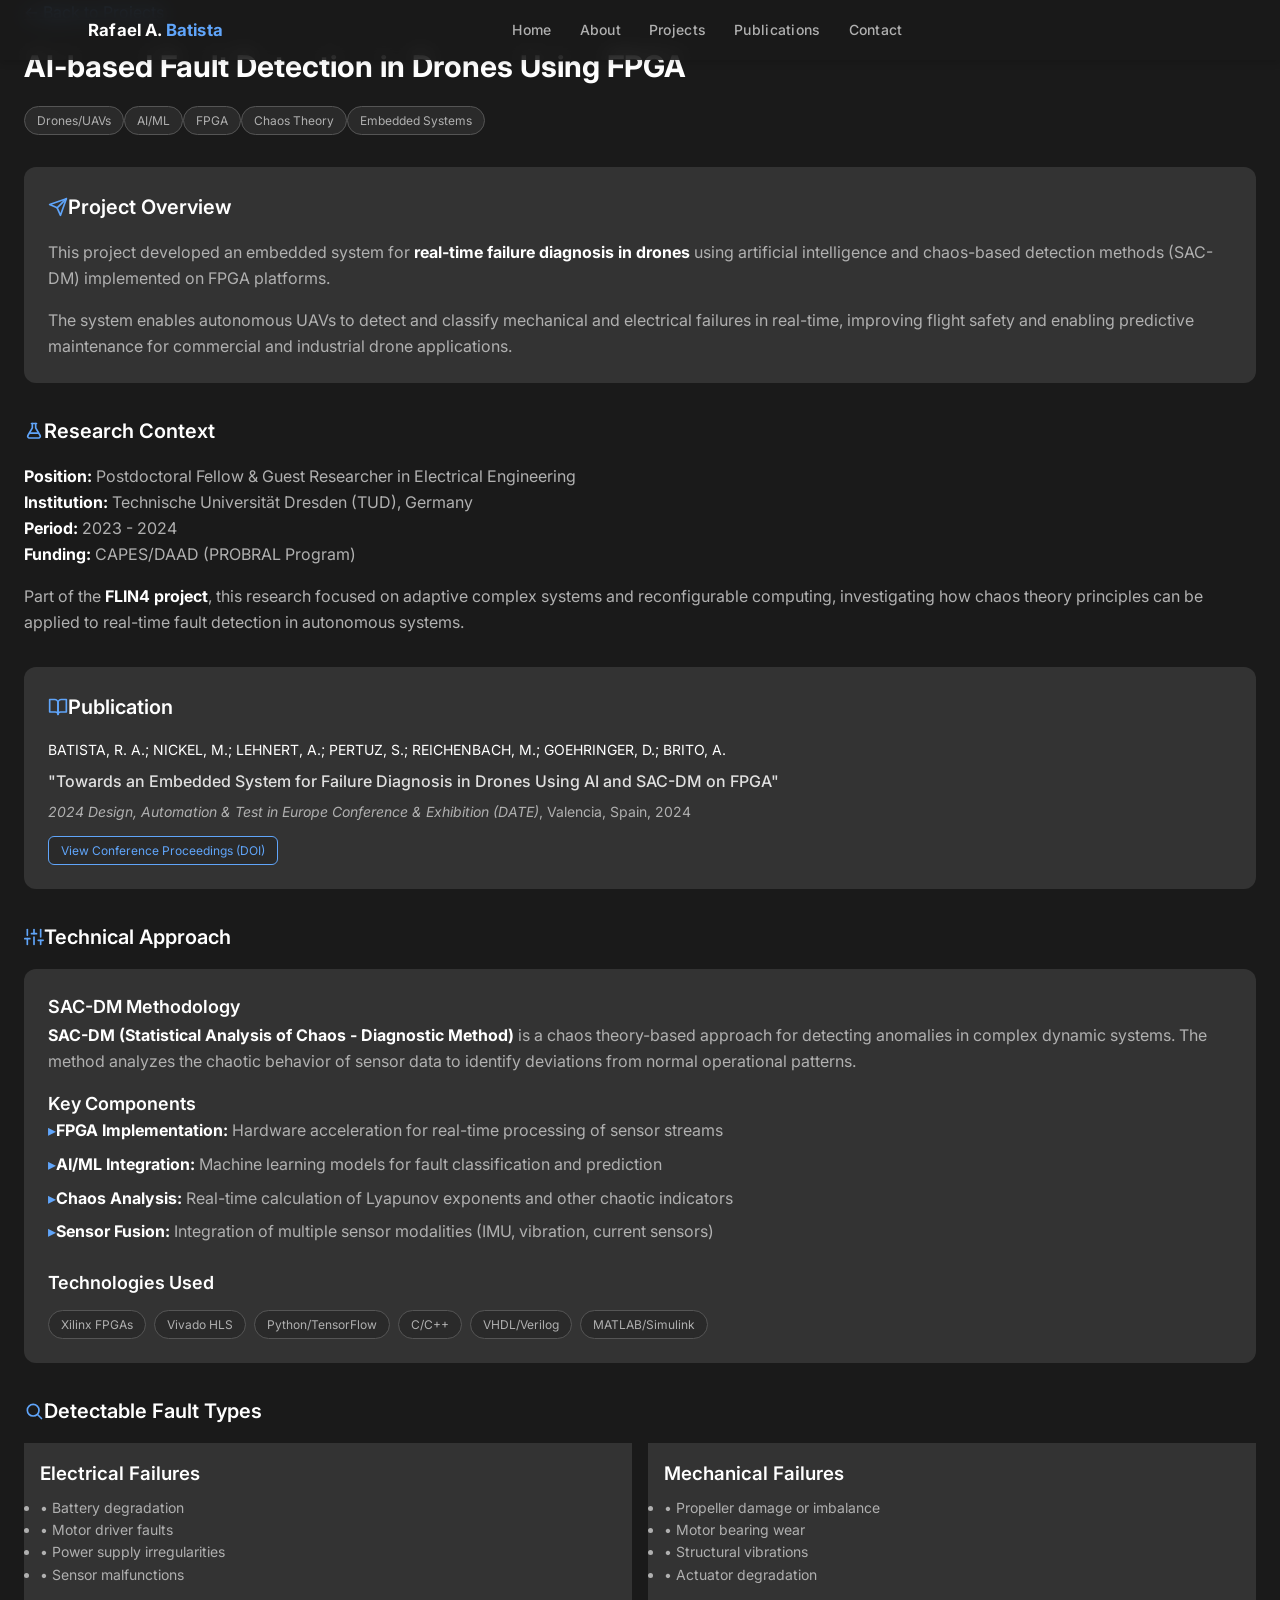
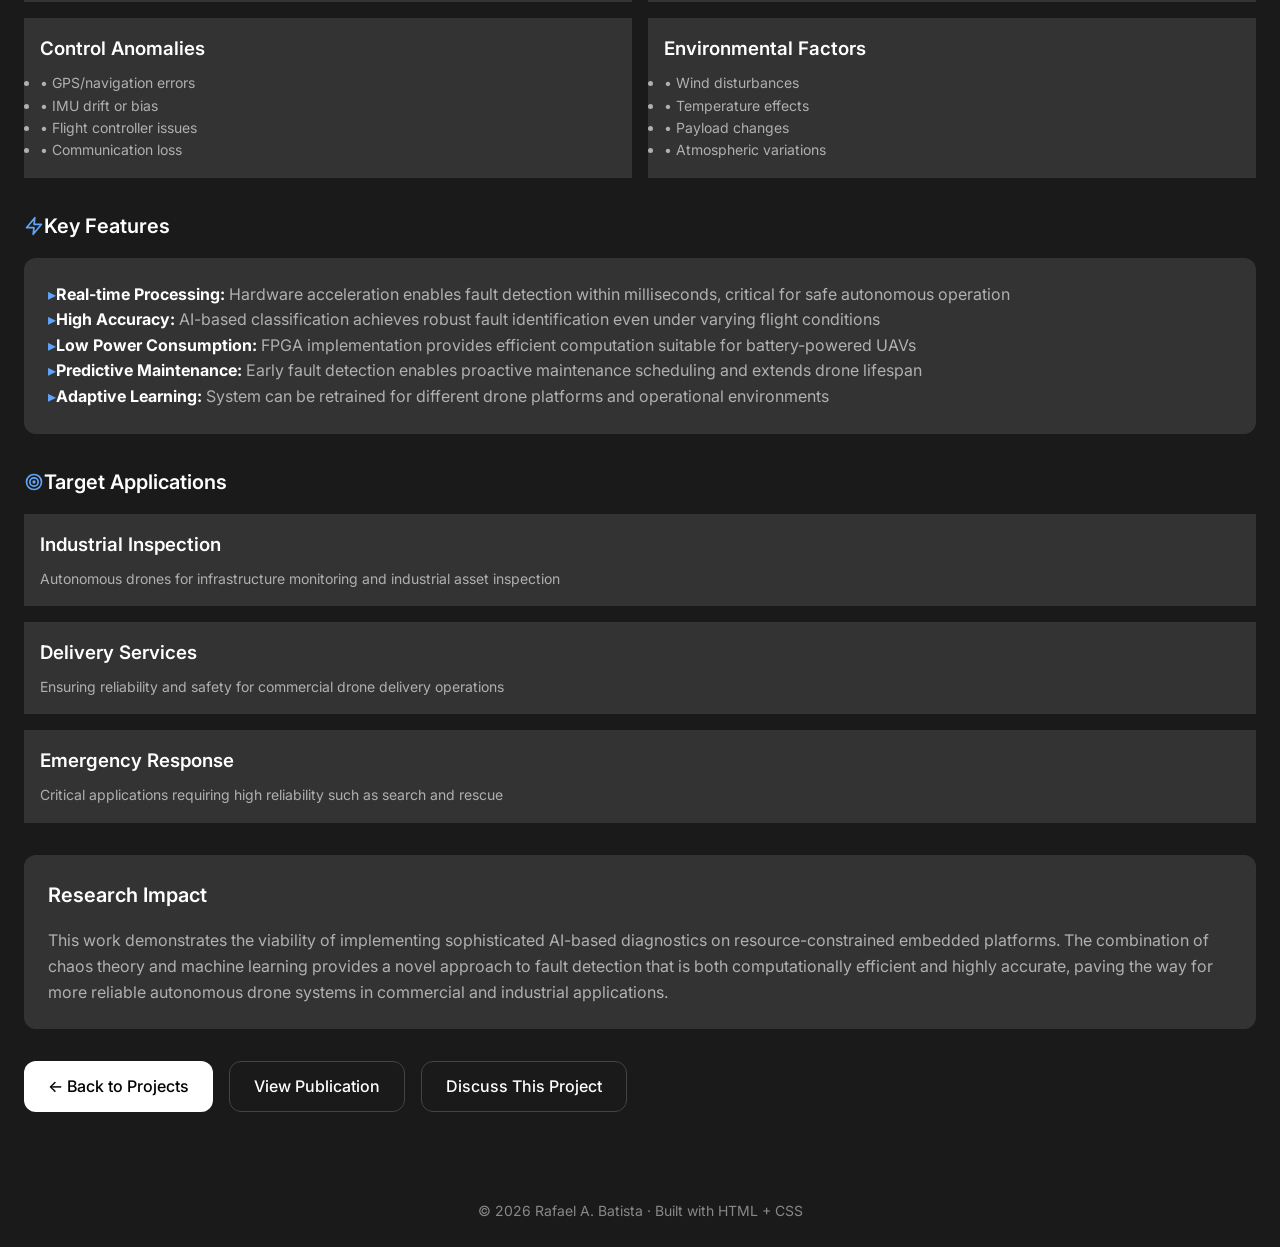
<file: project_drones_robotics.html>
<!DOCTYPE html>
<html lang="en">

<head>
  <meta charset="UTF-8" />
  <meta name="viewport" content="width=device-width, initial-scale=1.0" />
  <title>AI-based Fault Detection in Drones — Rafael A. Batista</title>
  <meta name="description" content="Embedded system for failure diagnosis in UAVs using AI and chaos theory on FPGA" />
  <link rel="stylesheet" href="styles.css?v=17.0">
</head>

<body class="bg-dark-grey text-light-grey antialiased">

  <!-- NAVBAR -->
  <header class="site-header fixed w-full z-50 bg-dark-grey/80 backdrop-blur border-b border-medium-grey">
    <div class="nav-inner max-w-6xl mx-auto flex justify-between items-center px-6">
      <h1 class="site-brand">Rafael A. <span class="text-accent">Batista</span></h1>

      <nav class="nav-desktop" aria-label="Main navigation">
        <a href="index.html">Home</a>
        <a href="index.html#about">About</a>
        <a href="index.html#projects">Projects</a>
        <a href="index.html#publications">Publications</a>
        <a href="index.html#contact">Contact</a>
      </nav>

      <div class="nav-actions flex items-center gap-4">
        <button id="menuToggle" class="menu-toggle" aria-label="Open menu" aria-expanded="false" aria-controls="mobileMenu">
          <svg viewBox="0 0 24 24" fill="none" stroke="currentColor" stroke-width="2" stroke-linecap="round" aria-hidden="true">
            <line x1="4" y1="7" x2="20" y2="7" />
            <line x1="4" y1="12" x2="20" y2="12" />
            <line x1="4" y1="17" x2="20" y2="17" />
          </svg>
        </button>
      </div>
    </div>

    <nav id="mobileMenu" class="nav-mobile" aria-label="Mobile navigation">
      <a href="index.html">Home</a>
      <a href="index.html#about">About</a>
      <a href="index.html#projects">Projects</a>
      <a href="index.html#publications">Publications</a>
      <a href="index.html#contact">Contact</a>
    </nav>
  </header>

  <!-- PROJECT DETAIL -->
  <section class="min-h-screen pt-32 pb-16 px-6">
    <div class="max-w-4xl mx-auto">
      <div class="mb-4">
        <a href="index.html#projects" class="text-accent hover:text-white transition">← Back to Projects</a>
      </div>

      <h1 class="text-3xl md:text-4xl font-bold mb-4 text-white">
        AI-based Fault Detection in Drones Using FPGA
      </h1>

      <div class="flex gap-2 mb-8 flex-wrap">
        <span class="tech-item">Drones/UAVs</span>
        <span class="tech-item">AI/ML</span>
        <span class="tech-item">FPGA</span>
        <span class="tech-item">Chaos Theory</span>
        <span class="tech-item">Embedded Systems</span>
      </div>

      <!-- Overview -->
      <div class="mb-8 bg-light-grey p-6 rounded-xl border border-medium-grey">
        <h2 class="text-xl font-semibold mb-4 text-white flex items-center gap-2">
          <svg class="icon" viewBox="0 0 24 24" aria-hidden="true"><line x1="22" y1="2" x2="11" y2="13"/><polygon points="22 2 15 22 11 13 2 9 22 2"/></svg>
          Project Overview
        </h2>
        <p class="text-medium-grey mb-4 leading-relaxed">
          This project developed an embedded system for <strong class="text-white">real-time failure diagnosis
            in drones</strong> using artificial intelligence and chaos-based detection methods (SAC-DM) implemented
          on FPGA platforms.
        </p>
        <p class="text-medium-grey leading-relaxed">
          The system enables autonomous UAVs to detect and classify mechanical and electrical failures in real-time,
          improving flight safety and enabling predictive maintenance for commercial and industrial drone applications.
        </p>
      </div>

      <!-- Research Context -->
      <div class="mb-8">
        <h2 class="text-xl font-semibold mb-4 text-white flex items-center gap-2">
          <svg class="icon" viewBox="0 0 24 24" aria-hidden="true"><path d="M9 3h6"/><path d="M10 3v5.3L4.7 17.4a2 2 0 0 0 1.8 3h11a2 2 0 0 0 1.8-3L14 8.3V3"/><line x1="7.5" y1="14.5" x2="16.5" y2="14.5"/></svg>
          Research Context
        </h2>
        <p class="text-medium-grey mb-4 leading-relaxed">
          <strong class="text-white">Position:</strong> Postdoctoral Fellow &amp; Guest Researcher in Electrical Engineering<br>
          <strong class="text-white">Institution:</strong> Technische Universität Dresden (TUD), Germany<br>
          <strong class="text-white">Period:</strong> 2023 - 2024<br>
          <strong class="text-white">Funding:</strong> CAPES/DAAD (PROBRAL Program)
        </p>
        <p class="text-medium-grey leading-relaxed">
          Part of the <strong class="text-white">FLIN4 project</strong>, this research focused on adaptive complex
          systems and reconfigurable computing, investigating how chaos theory principles can be applied to
          real-time fault detection in autonomous systems.
        </p>
      </div>

      <!-- Publication -->
      <div class="mb-8 bg-light-grey p-6 rounded-xl border border-accent">
        <h2 class="text-xl font-semibold mb-4 text-white flex items-center gap-2">
          <svg class="icon" viewBox="0 0 24 24" aria-hidden="true"><path d="M2 3h6a4 4 0 0 1 4 4v14a3 3 0 0 0-3-3H2z"/><path d="M22 3h-6a4 4 0 0 0-4 4v14a3 3 0 0 1 3-3h7z"/></svg>
          Publication
        </h2>
        <div class="publication-authors mb-2">
          <span class="text-white">BATISTA, R. A.; NICKEL, M.; LEHNERT, A.; PERTUZ, S.; REICHENBACH, M.; GOEHRINGER, D.;
            BRITO, A.</span>
        </div>
        <div class="publication-title mb-2">
          "Towards an Embedded System for Failure Diagnosis in Drones Using AI and SAC-DM on FPGA"
        </div>
        <div class="publication-venue mb-3">
          <em class="text-medium-grey">2024 Design, Automation &amp; Test in Europe Conference &amp; Exhibition (DATE)</em>,
          Valencia, Spain, 2024
        </div>
        <a href="https://doi.org/10.23919/DATE58400.2024.10546792" target="_blank" class="publication-link">View Conference Proceedings (DOI)</a>
      </div>

      <!-- Technical Details -->
      <div class="mb-8">
        <h2 class="text-xl font-semibold mb-4 text-white flex items-center gap-2">
          <svg class="icon" viewBox="0 0 24 24" aria-hidden="true"><line x1="4" y1="21" x2="4" y2="14"/><line x1="4" y1="10" x2="4" y2="3"/><line x1="12" y1="21" x2="12" y2="12"/><line x1="12" y1="8" x2="12" y2="3"/><line x1="20" y1="21" x2="20" y2="16"/><line x1="20" y1="12" x2="20" y2="3"/><line x1="1" y1="14" x2="7" y2="14"/><line x1="9" y1="8" x2="15" y2="8"/><line x1="17" y1="16" x2="23" y2="16"/></svg>
          Technical Approach
        </h2>
        <div class="bg-light-grey p-6 rounded-xl border border-medium-grey">
          <h3 class="text-lg font-semibold mb-3 text-white">SAC-DM Methodology</h3>
          <p class="text-medium-grey mb-4 leading-relaxed">
            <strong class="text-white">SAC-DM (Statistical Analysis of Chaos - Diagnostic Method)</strong> is a
            chaos theory-based approach for detecting anomalies in complex dynamic systems. The method analyzes
            the chaotic behavior of sensor data to identify deviations from normal operational patterns.
          </p>

          <h3 class="text-lg font-semibold mb-3 text-white">Key Components</h3>
          <ul class="space-y-2 text-medium-grey mb-6">
            <li class="flex items-start">
              <span class="text-accent mr-2">▸</span>
              <span><strong class="text-white">FPGA Implementation:</strong> Hardware acceleration for real-time
                processing of sensor streams</span>
            </li>
            <li class="flex items-start">
              <span class="text-accent mr-2">▸</span>
              <span><strong class="text-white">AI/ML Integration:</strong> Machine learning models for fault
                classification and prediction</span>
            </li>
            <li class="flex items-start">
              <span class="text-accent mr-2">▸</span>
              <span><strong class="text-white">Chaos Analysis:</strong> Real-time calculation of Lyapunov exponents and
                other chaotic indicators</span>
            </li>
            <li class="flex items-start">
              <span class="text-accent mr-2">▸</span>
              <span><strong class="text-white">Sensor Fusion:</strong> Integration of multiple sensor modalities (IMU,
                vibration, current sensors)</span>
            </li>
          </ul>

          <h3 class="text-lg font-semibold mb-3 text-white">Technologies Used</h3>
          <div class="tech-container">
            <span class="tech-item">Xilinx FPGAs</span>
            <span class="tech-item">Vivado HLS</span>
            <span class="tech-item">Python/TensorFlow</span>
            <span class="tech-item">C/C++</span>
            <span class="tech-item">VHDL/Verilog</span>
            <span class="tech-item">MATLAB/Simulink</span>
          </div>
        </div>
      </div>

      <!-- Fault Types -->
      <div class="mb-8">
        <h2 class="text-xl font-semibold mb-4 text-white flex items-center gap-2">
          <svg class="icon" viewBox="0 0 24 24" aria-hidden="true"><circle cx="11" cy="11" r="7"/><line x1="21" y1="21" x2="16.5" y2="16.5"/></svg>
          Detectable Fault Types
        </h2>
        <div class="grid md:grid-cols-2 gap-4">
          <div class="bg-light-grey p-4 rounded-lg border border-medium-grey">
            <h3 class="text-white font-semibold mb-2">Electrical Failures</h3>
            <ul class="text-medium-grey text-sm space-y-1">
              <li>• Battery degradation</li>
              <li>• Motor driver faults</li>
              <li>• Power supply irregularities</li>
              <li>• Sensor malfunctions</li>
            </ul>
          </div>
          <div class="bg-light-grey p-4 rounded-lg border border-medium-grey">
            <h3 class="text-white font-semibold mb-2">Mechanical Failures</h3>
            <ul class="text-medium-grey text-sm space-y-1">
              <li>• Propeller damage or imbalance</li>
              <li>• Motor bearing wear</li>
              <li>• Structural vibrations</li>
              <li>• Actuator degradation</li>
            </ul>
          </div>
          <div class="bg-light-grey p-4 rounded-lg border border-medium-grey">
            <h3 class="text-white font-semibold mb-2">Control Anomalies</h3>
            <ul class="text-medium-grey text-sm space-y-1">
              <li>• GPS/navigation errors</li>
              <li>• IMU drift or bias</li>
              <li>• Flight controller issues</li>
              <li>• Communication loss</li>
            </ul>
          </div>
          <div class="bg-light-grey p-4 rounded-lg border border-medium-grey">
            <h3 class="text-white font-semibold mb-2">Environmental Factors</h3>
            <ul class="text-medium-grey text-sm space-y-1">
              <li>• Wind disturbances</li>
              <li>• Temperature effects</li>
              <li>• Payload changes</li>
              <li>• Atmospheric variations</li>
            </ul>
          </div>
        </div>
      </div>

      <!-- System Features -->
      <div class="mb-8">
        <h2 class="text-xl font-semibold mb-4 text-white flex items-center gap-2">
          <svg class="icon" viewBox="0 0 24 24" aria-hidden="true"><polygon points="13 2 3 14 12 14 11 22 21 10 12 10 13 2"/></svg>
          Key Features
        </h2>
        <div class="bg-light-grey p-6 rounded-xl border border-medium-grey">
          <ul class="space-y-3 text-medium-grey">
            <li class="flex items-start">
              <span class="text-accent mr-2">▸</span>
              <div>
                <strong class="text-white">Real-time Processing:</strong> Hardware acceleration enables
                fault detection within milliseconds, critical for safe autonomous operation
              </div>
            </li>
            <li class="flex items-start">
              <span class="text-accent mr-2">▸</span>
              <div>
                <strong class="text-white">High Accuracy:</strong> AI-based classification achieves
                robust fault identification even under varying flight conditions
              </div>
            </li>
            <li class="flex items-start">
              <span class="text-accent mr-2">▸</span>
              <div>
                <strong class="text-white">Low Power Consumption:</strong> FPGA implementation provides
                efficient computation suitable for battery-powered UAVs
              </div>
            </li>
            <li class="flex items-start">
              <span class="text-accent mr-2">▸</span>
              <div>
                <strong class="text-white">Predictive Maintenance:</strong> Early fault detection enables
                proactive maintenance scheduling and extends drone lifespan
              </div>
            </li>
            <li class="flex items-start">
              <span class="text-accent mr-2">▸</span>
              <div>
                <strong class="text-white">Adaptive Learning:</strong> System can be retrained for
                different drone platforms and operational environments
              </div>
            </li>
          </ul>
        </div>
      </div>

      <!-- Applications -->
      <div class="mb-8">
        <h2 class="text-xl font-semibold mb-4 text-white flex items-center gap-2">
          <svg class="icon" viewBox="0 0 24 24" aria-hidden="true"><circle cx="12" cy="12" r="9"/><circle cx="12" cy="12" r="5"/><circle cx="12" cy="12" r="1"/></svg>
          Target Applications
        </h2>
        <div class="grid md:grid-cols-3 gap-4">
          <div class="bg-light-grey p-4 rounded-lg border border-medium-grey">
            <h3 class="text-white font-semibold mb-2">Industrial Inspection</h3>
            <p class="text-medium-grey text-sm">
              Autonomous drones for infrastructure monitoring and industrial asset inspection
            </p>
          </div>
          <div class="bg-light-grey p-4 rounded-lg border border-medium-grey">
            <h3 class="text-white font-semibold mb-2">Delivery Services</h3>
            <p class="text-medium-grey text-sm">
              Ensuring reliability and safety for commercial drone delivery operations
            </p>
          </div>
          <div class="bg-light-grey p-4 rounded-lg border border-medium-grey">
            <h3 class="text-white font-semibold mb-2">Emergency Response</h3>
            <p class="text-medium-grey text-sm">
              Critical applications requiring high reliability such as search and rescue
            </p>
          </div>
        </div>
      </div>

      <!-- Impact -->
      <div class="mb-8 bg-light-grey p-6 rounded-xl border border-medium-grey">
        <h2 class="text-xl font-semibold mb-4 text-white">Research Impact</h2>
        <p class="text-medium-grey leading-relaxed">
          This work demonstrates the viability of implementing sophisticated AI-based diagnostics on
          resource-constrained embedded platforms. The combination of chaos theory and machine learning
          provides a novel approach to fault detection that is both computationally efficient and highly
          accurate, paving the way for more reliable autonomous drone systems in commercial and industrial
          applications.
        </p>
      </div>

      <!-- Actions -->
      <div class="flex gap-4 mt-8 flex-wrap">
        <a href="index.html#projects" class="btn-primary">
          ← Back to Projects
        </a>
        <a href="index.html#publications" class="btn-secondary">
          View Publication
        </a>
        <a href="index.html#contact" class="btn-secondary">
          Discuss This Project
        </a>
      </div>
    </div>
  </section>

  <!-- FOOTER -->
  <footer class="border-t border-medium-grey py-6 text-center text-sm text-dark-grey">
    © 2026 Rafael A. Batista · Built with HTML + CSS
  </footer>

  <script src="script.js?v=17.0"></script>
</body>

</html>
</file>
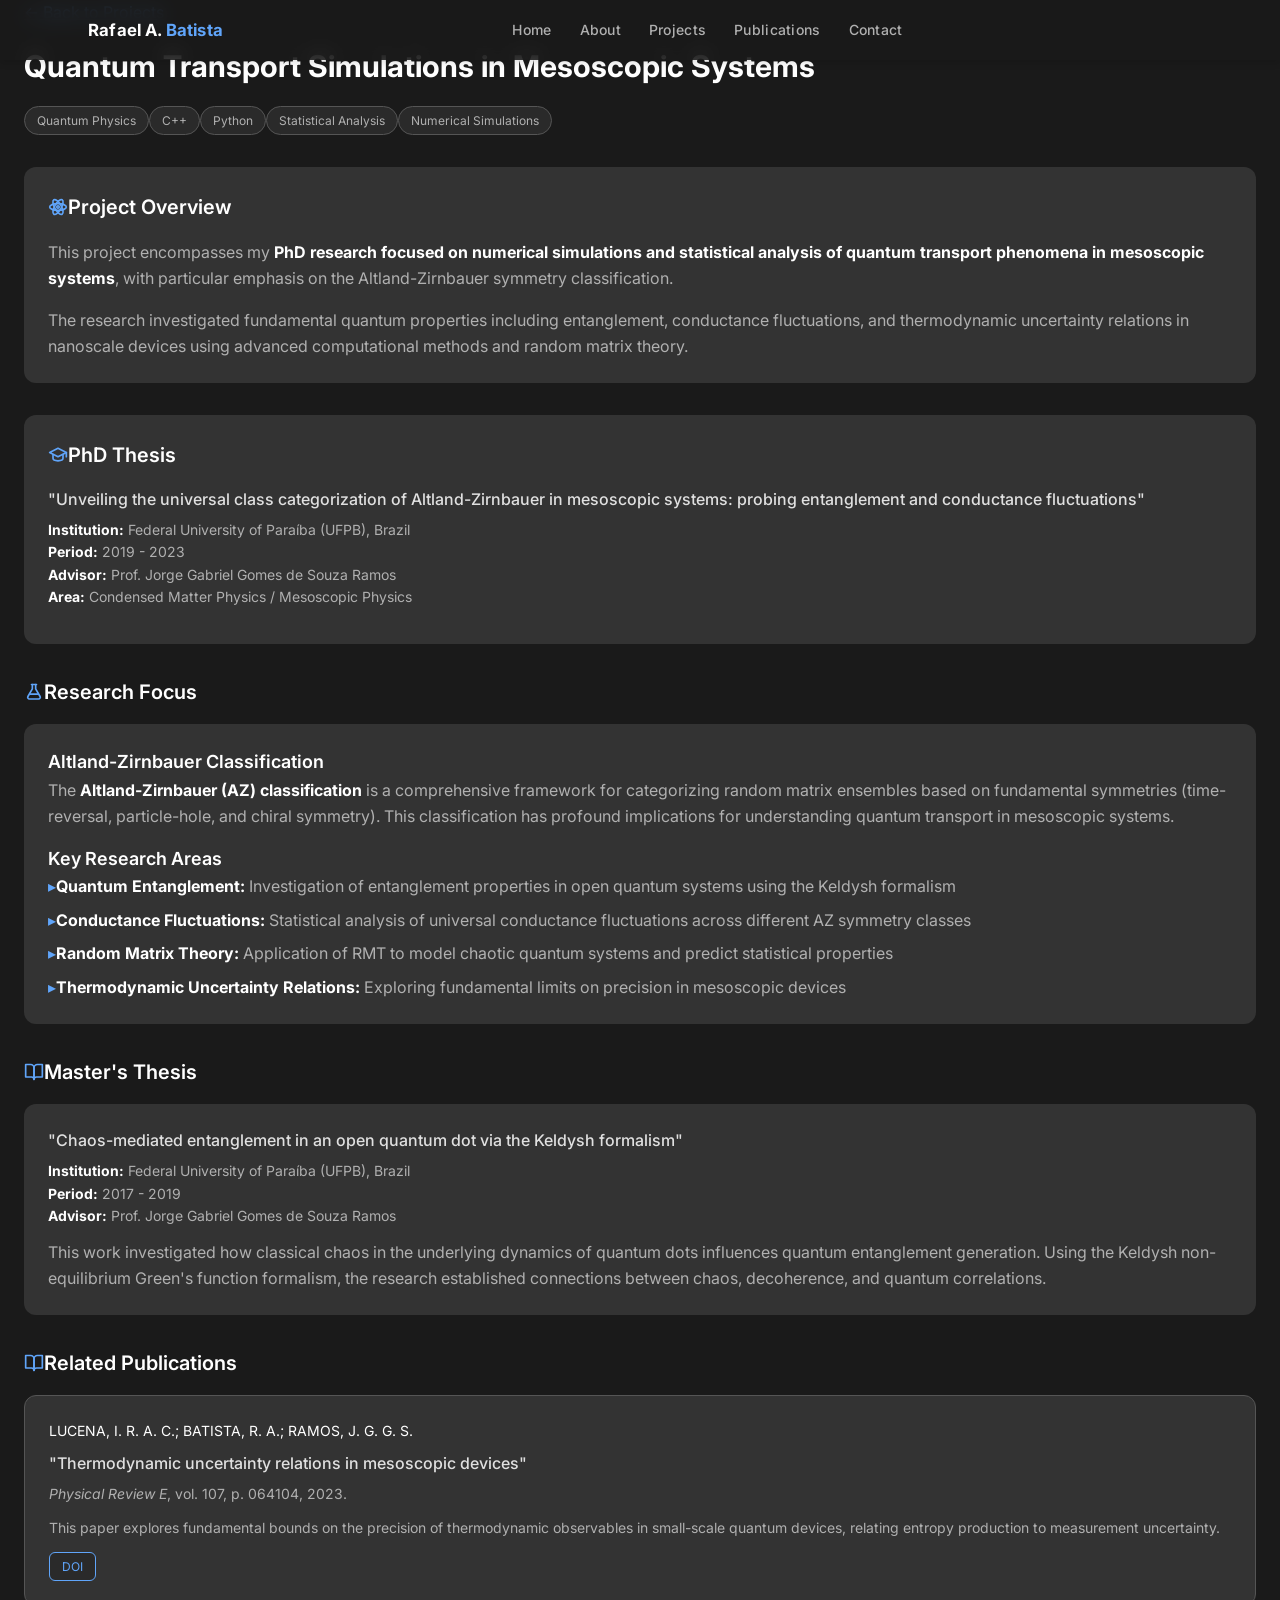
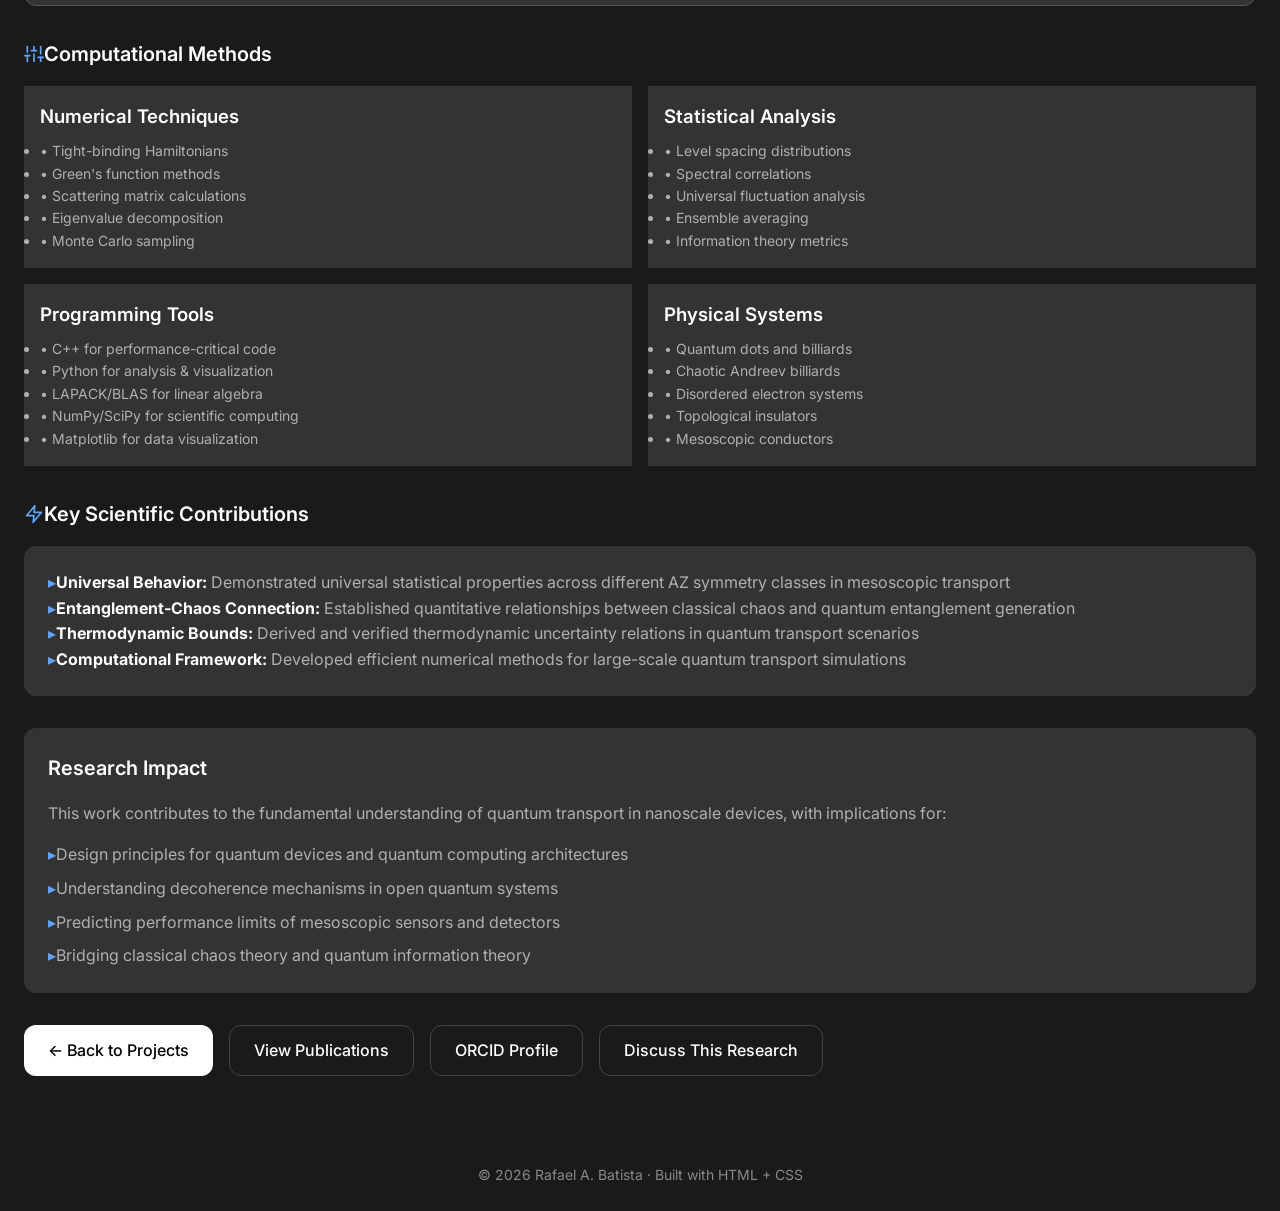
<file: project_quantum_transport.html>
<!DOCTYPE html>
<html lang="en">

<head>
  <meta charset="UTF-8" />
  <meta name="viewport" content="width=device-width, initial-scale=1.0" />
  <title>Quantum Transport Simulations — Rafael A. Batista</title>
  <meta name="description"
    content="Numerical simulations and statistical analysis of quantum transport in mesoscopic systems" />
  <link rel="stylesheet" href="styles.css?v=17.0">
</head>

<body class="bg-dark-grey text-light-grey antialiased">

  <!-- NAVBAR -->
  <header class="site-header fixed w-full z-50 bg-dark-grey/80 backdrop-blur border-b border-medium-grey">
    <div class="nav-inner max-w-6xl mx-auto flex justify-between items-center px-6">
      <h1 class="site-brand">Rafael A. <span class="text-accent">Batista</span></h1>

      <nav class="nav-desktop" aria-label="Main navigation">
        <a href="index.html">Home</a>
        <a href="index.html#about">About</a>
        <a href="index.html#projects">Projects</a>
        <a href="index.html#publications">Publications</a>
        <a href="index.html#contact">Contact</a>
      </nav>

      <div class="nav-actions flex items-center gap-4">
        <button id="menuToggle" class="menu-toggle" aria-label="Open menu" aria-expanded="false" aria-controls="mobileMenu">
          <svg viewBox="0 0 24 24" fill="none" stroke="currentColor" stroke-width="2" stroke-linecap="round" aria-hidden="true">
            <line x1="4" y1="7" x2="20" y2="7" />
            <line x1="4" y1="12" x2="20" y2="12" />
            <line x1="4" y1="17" x2="20" y2="17" />
          </svg>
        </button>
      </div>
    </div>

    <nav id="mobileMenu" class="nav-mobile" aria-label="Mobile navigation">
      <a href="index.html">Home</a>
      <a href="index.html#about">About</a>
      <a href="index.html#projects">Projects</a>
      <a href="index.html#publications">Publications</a>
      <a href="index.html#contact">Contact</a>
    </nav>
  </header>

  <!-- PROJECT DETAIL -->
  <section class="min-h-screen pt-32 pb-16 px-6">
    <div class="max-w-4xl mx-auto">
      <div class="mb-4">
        <a href="index.html#projects" class="text-accent hover:text-white transition">← Back to Projects</a>
      </div>

      <h1 class="text-3xl md:text-4xl font-bold mb-4 text-white">
        Quantum Transport Simulations in Mesoscopic Systems
      </h1>

      <div class="flex gap-2 mb-8 flex-wrap">
        <span class="tech-item">Quantum Physics</span>
        <span class="tech-item">C++</span>
        <span class="tech-item">Python</span>
        <span class="tech-item">Statistical Analysis</span>
        <span class="tech-item">Numerical Simulations</span>
      </div>

      <!-- Overview -->
      <div class="mb-8 bg-light-grey p-6 rounded-xl border border-medium-grey">
        <h2 class="text-xl font-semibold mb-4 text-white flex items-center gap-2">
          <svg class="icon" viewBox="0 0 24 24" aria-hidden="true"><circle cx="12" cy="12" r="1.5"/><ellipse cx="12" cy="12" rx="10" ry="4"/><ellipse cx="12" cy="12" rx="10" ry="4" transform="rotate(60 12 12)"/><ellipse cx="12" cy="12" rx="10" ry="4" transform="rotate(120 12 12)"/></svg>
          Project Overview
        </h2>
        <p class="text-medium-grey mb-4 leading-relaxed">
          This project encompasses my <strong class="text-white">PhD research focused on numerical simulations
            and statistical analysis of quantum transport phenomena in mesoscopic systems</strong>, with particular
          emphasis on the Altland-Zirnbauer symmetry classification.
        </p>
        <p class="text-medium-grey leading-relaxed">
          The research investigated fundamental quantum properties including entanglement, conductance fluctuations,
          and thermodynamic uncertainty relations in nanoscale devices using advanced computational methods and
          random matrix theory.
        </p>
      </div>

      <!-- PhD Thesis -->
      <div class="mb-8 bg-light-grey p-6 rounded-xl border border-accent">
        <h2 class="text-xl font-semibold mb-4 text-white flex items-center gap-2">
          <svg class="icon" viewBox="0 0 24 24" aria-hidden="true"><path d="M2 9l10-5 10 5-10 5L2 9z"/><path d="M6 11.5V16c0 1.7 2.7 3 6 3s6-1.3 6-3v-4.5"/><line x1="22" y1="9" x2="22" y2="14"/></svg>
          PhD Thesis
        </h2>
        <div class="publication-title mb-2">
          "Unveiling the universal class categorization of Altland-Zirnbauer in mesoscopic systems:
          probing entanglement and conductance fluctuations"
        </div>
        <div class="publication-venue mb-3">
          <strong class="text-white">Institution:</strong> Federal University of Paraíba (UFPB), Brazil<br>
          <strong class="text-white">Period:</strong> 2019 - 2023<br>
          <strong class="text-white">Advisor:</strong> Prof. Jorge Gabriel Gomes de Souza Ramos<br>
          <strong class="text-white">Area:</strong> Condensed Matter Physics / Mesoscopic Physics
        </div>
      </div>

      <!-- Research Focus -->
      <div class="mb-8">
        <h2 class="text-xl font-semibold mb-4 text-white flex items-center gap-2">
          <svg class="icon" viewBox="0 0 24 24" aria-hidden="true"><path d="M9 3h6"/><path d="M10 3v5.3L4.7 17.4a2 2 0 0 0 1.8 3h11a2 2 0 0 0 1.8-3L14 8.3V3"/><line x1="7.5" y1="14.5" x2="16.5" y2="14.5"/></svg>
          Research Focus
        </h2>
        <div class="bg-light-grey p-6 rounded-xl border border-medium-grey">
          <h3 class="text-lg font-semibold mb-3 text-white">Altland-Zirnbauer Classification</h3>
          <p class="text-medium-grey mb-4 leading-relaxed">
            The <strong class="text-white">Altland-Zirnbauer (AZ) classification</strong> is a comprehensive
            framework for categorizing random matrix ensembles based on fundamental symmetries (time-reversal,
            particle-hole, and chiral symmetry). This classification has profound implications for understanding
            quantum transport in mesoscopic systems.
          </p>

          <h3 class="text-lg font-semibold mb-3 text-white">Key Research Areas</h3>
          <ul class="space-y-2 text-medium-grey">
            <li class="flex items-start">
              <span class="text-accent mr-2">▸</span>
              <span><strong class="text-white">Quantum Entanglement:</strong> Investigation of entanglement
                properties in open quantum systems using the Keldysh formalism</span>
            </li>
            <li class="flex items-start">
              <span class="text-accent mr-2">▸</span>
              <span><strong class="text-white">Conductance Fluctuations:</strong> Statistical analysis of
                universal conductance fluctuations across different AZ symmetry classes</span>
            </li>
            <li class="flex items-start">
              <span class="text-accent mr-2">▸</span>
              <span><strong class="text-white">Random Matrix Theory:</strong> Application of RMT to model
                chaotic quantum systems and predict statistical properties</span>
            </li>
            <li class="flex items-start">
              <span class="text-accent mr-2">▸</span>
              <span><strong class="text-white">Thermodynamic Uncertainty Relations:</strong> Exploring
                fundamental limits on precision in mesoscopic devices</span>
            </li>
          </ul>
        </div>
      </div>

      <!-- Master's Thesis -->
      <div class="mb-8">
        <h2 class="text-xl font-semibold mb-4 text-white flex items-center gap-2">
          <svg class="icon" viewBox="0 0 24 24" aria-hidden="true"><path d="M2 3h6a4 4 0 0 1 4 4v14a3 3 0 0 0-3-3H2z"/><path d="M22 3h-6a4 4 0 0 0-4 4v14a3 3 0 0 1 3-3h7z"/></svg>
          Master's Thesis
        </h2>
        <div class="bg-light-grey p-6 rounded-xl border border-medium-grey">
          <div class="publication-title mb-2">
            "Chaos-mediated entanglement in an open quantum dot via the Keldysh formalism"
          </div>
          <div class="publication-venue mb-3">
            <strong class="text-white">Institution:</strong> Federal University of Paraíba (UFPB), Brazil<br>
            <strong class="text-white">Period:</strong> 2017 - 2019<br>
            <strong class="text-white">Advisor:</strong> Prof. Jorge Gabriel Gomes de Souza Ramos
          </div>
          <p class="text-medium-grey leading-relaxed">
            This work investigated how classical chaos in the underlying dynamics of quantum dots influences
            quantum entanglement generation. Using the Keldysh non-equilibrium Green's function formalism,
            the research established connections between chaos, decoherence, and quantum correlations.
          </p>
        </div>
      </div>

      <!-- Publications -->
      <div class="mb-8">
        <h2 class="text-xl font-semibold mb-4 text-white flex items-center gap-2">
          <svg class="icon" viewBox="0 0 24 24" aria-hidden="true"><path d="M2 3h6a4 4 0 0 1 4 4v14a3 3 0 0 0-3-3H2z"/><path d="M22 3h-6a4 4 0 0 0-4 4v14a3 3 0 0 1 3-3h7z"/></svg>
          Related Publications
        </h2>
        <div class="publication-item">
          <div class="publication-authors">
            <span class="text-white">LUCENA, I. R. A. C.; BATISTA, R. A.; RAMOS, J. G. G. S.</span>
          </div>
          <div class="publication-title">
            "Thermodynamic uncertainty relations in mesoscopic devices"
          </div>
          <div class="publication-venue">
            <em class="text-medium-grey">Physical Review E</em>, vol. 107, p. 064104, 2023.
          </div>
          <p class="text-medium-grey text-sm mt-2 leading-relaxed">
            This paper explores fundamental bounds on the precision of thermodynamic observables in small-scale
            quantum devices, relating entropy production to measurement uncertainty.
          </p>
          <div class="publication-links">
            <a href="https://doi.org/10.1103/PhysRevE.107.064104" target="_blank" class="publication-link">DOI</a>
          </div>
        </div>
      </div>

      <!-- Technical Details -->
      <div class="mb-8">
        <h2 class="text-xl font-semibold mb-4 text-white flex items-center gap-2">
          <svg class="icon" viewBox="0 0 24 24" aria-hidden="true"><line x1="4" y1="21" x2="4" y2="14"/><line x1="4" y1="10" x2="4" y2="3"/><line x1="12" y1="21" x2="12" y2="12"/><line x1="12" y1="8" x2="12" y2="3"/><line x1="20" y1="21" x2="20" y2="16"/><line x1="20" y1="12" x2="20" y2="3"/><line x1="1" y1="14" x2="7" y2="14"/><line x1="9" y1="8" x2="15" y2="8"/><line x1="17" y1="16" x2="23" y2="16"/></svg>
          Computational Methods
        </h2>
        <div class="grid md:grid-cols-2 gap-4">
          <div class="bg-light-grey p-4 rounded-lg border border-medium-grey">
            <h3 class="text-white font-semibold mb-2">Numerical Techniques</h3>
            <ul class="text-medium-grey text-sm space-y-1">
              <li>• Tight-binding Hamiltonians</li>
              <li>• Green's function methods</li>
              <li>• Scattering matrix calculations</li>
              <li>• Eigenvalue decomposition</li>
              <li>• Monte Carlo sampling</li>
            </ul>
          </div>
          <div class="bg-light-grey p-4 rounded-lg border border-medium-grey">
            <h3 class="text-white font-semibold mb-2">Statistical Analysis</h3>
            <ul class="text-medium-grey text-sm space-y-1">
              <li>• Level spacing distributions</li>
              <li>• Spectral correlations</li>
              <li>• Universal fluctuation analysis</li>
              <li>• Ensemble averaging</li>
              <li>• Information theory metrics</li>
            </ul>
          </div>
          <div class="bg-light-grey p-4 rounded-lg border border-medium-grey">
            <h3 class="text-white font-semibold mb-2">Programming Tools</h3>
            <ul class="text-medium-grey text-sm space-y-1">
              <li>• C++ for performance-critical code</li>
              <li>• Python for analysis &amp; visualization</li>
              <li>• LAPACK/BLAS for linear algebra</li>
              <li>• NumPy/SciPy for scientific computing</li>
              <li>• Matplotlib for data visualization</li>
            </ul>
          </div>
          <div class="bg-light-grey p-4 rounded-lg border border-medium-grey">
            <h3 class="text-white font-semibold mb-2">Physical Systems</h3>
            <ul class="text-medium-grey text-sm space-y-1">
              <li>• Quantum dots and billiards</li>
              <li>• Chaotic Andreev billiards</li>
              <li>• Disordered electron systems</li>
              <li>• Topological insulators</li>
              <li>• Mesoscopic conductors</li>
            </ul>
          </div>
        </div>
      </div>

      <!-- Key Findings -->
      <div class="mb-8">
        <h2 class="text-xl font-semibold mb-4 text-white flex items-center gap-2">
          <svg class="icon" viewBox="0 0 24 24" aria-hidden="true"><polygon points="13 2 3 14 12 14 11 22 21 10 12 10 13 2"/></svg>
          Key Scientific Contributions
        </h2>
        <div class="bg-light-grey p-6 rounded-xl border border-medium-grey">
          <ul class="space-y-3 text-medium-grey">
            <li class="flex items-start">
              <span class="text-accent mr-2">▸</span>
              <div>
                <strong class="text-white">Universal Behavior:</strong> Demonstrated universal statistical
                properties across different AZ symmetry classes in mesoscopic transport
              </div>
            </li>
            <li class="flex items-start">
              <span class="text-accent mr-2">▸</span>
              <div>
                <strong class="text-white">Entanglement-Chaos Connection:</strong> Established quantitative
                relationships between classical chaos and quantum entanglement generation
              </div>
            </li>
            <li class="flex items-start">
              <span class="text-accent mr-2">▸</span>
              <div>
                <strong class="text-white">Thermodynamic Bounds:</strong> Derived and verified thermodynamic
                uncertainty relations in quantum transport scenarios
              </div>
            </li>
            <li class="flex items-start">
              <span class="text-accent mr-2">▸</span>
              <div>
                <strong class="text-white">Computational Framework:</strong> Developed efficient numerical
                methods for large-scale quantum transport simulations
              </div>
            </li>
          </ul>
        </div>
      </div>

      <!-- Impact -->
      <div class="mb-8 bg-light-grey p-6 rounded-xl border border-medium-grey">
        <h2 class="text-xl font-semibold mb-4 text-white">Research Impact</h2>
        <p class="text-medium-grey leading-relaxed mb-4">
          This work contributes to the fundamental understanding of quantum transport in nanoscale devices,
          with implications for:
        </p>
        <ul class="space-y-2 text-medium-grey">
          <li class="flex items-start">
            <span class="text-accent mr-2">▸</span>
            <span>Design principles for quantum devices and quantum computing architectures</span>
          </li>
          <li class="flex items-start">
            <span class="text-accent mr-2">▸</span>
            <span>Understanding decoherence mechanisms in open quantum systems</span>
          </li>
          <li class="flex items-start">
            <span class="text-accent mr-2">▸</span>
            <span>Predicting performance limits of mesoscopic sensors and detectors</span>
          </li>
          <li class="flex items-start">
            <span class="text-accent mr-2">▸</span>
            <span>Bridging classical chaos theory and quantum information theory</span>
          </li>
        </ul>
      </div>

      <!-- Actions -->
      <div class="flex gap-4 mt-8 flex-wrap">
        <a href="index.html#projects" class="btn-primary">
          ← Back to Projects
        </a>
        <a href="index.html#publications" class="btn-secondary">
          View Publications
        </a>
        <a href="https://orcid.org/0000-0002-7906-1505" target="_blank" class="btn-secondary">
          ORCID Profile
        </a>
        <a href="index.html#contact" class="btn-secondary">
          Discuss This Research
        </a>
      </div>
    </div>
  </section>

  <!-- FOOTER -->
  <footer class="border-t border-medium-grey py-6 text-center text-sm text-dark-grey">
    © 2026 Rafael A. Batista · Built with HTML + CSS
  </footer>

  <script src="script.js?v=17.0"></script>
</body>

</html>
</file>
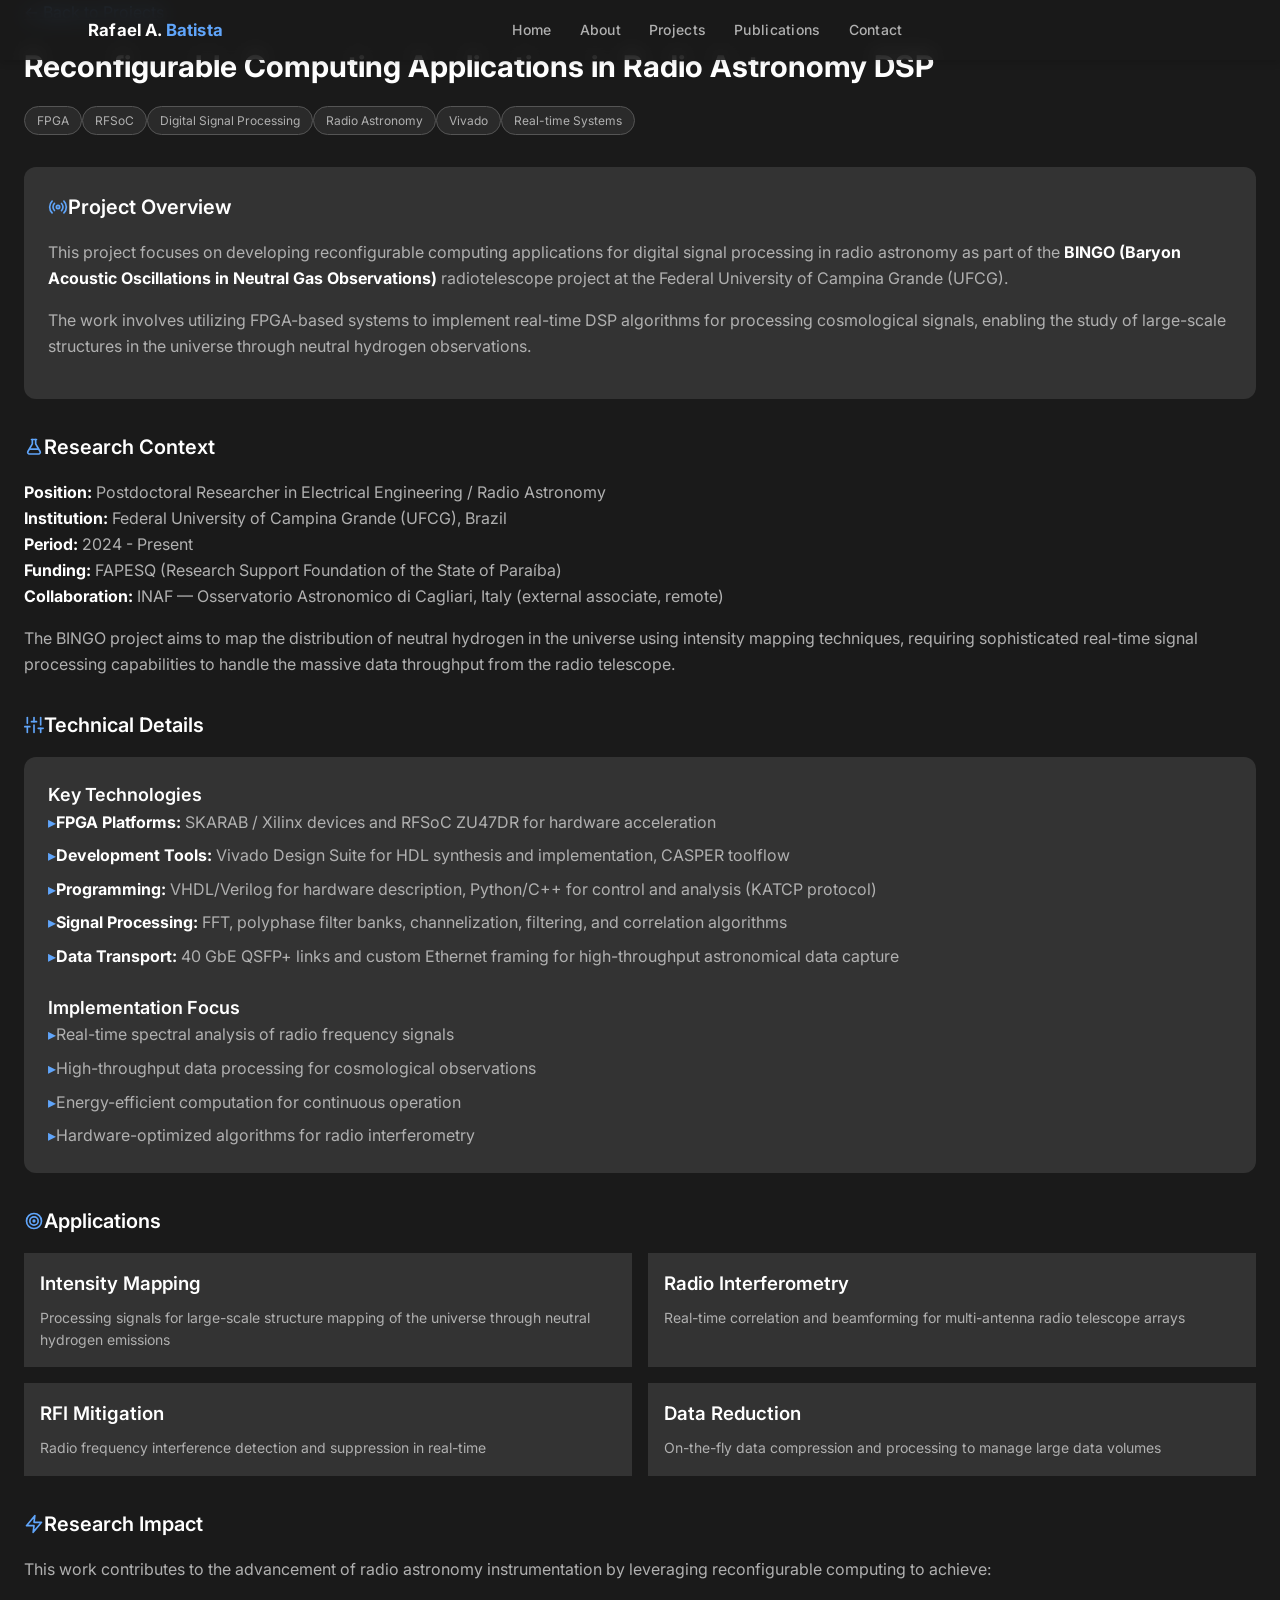
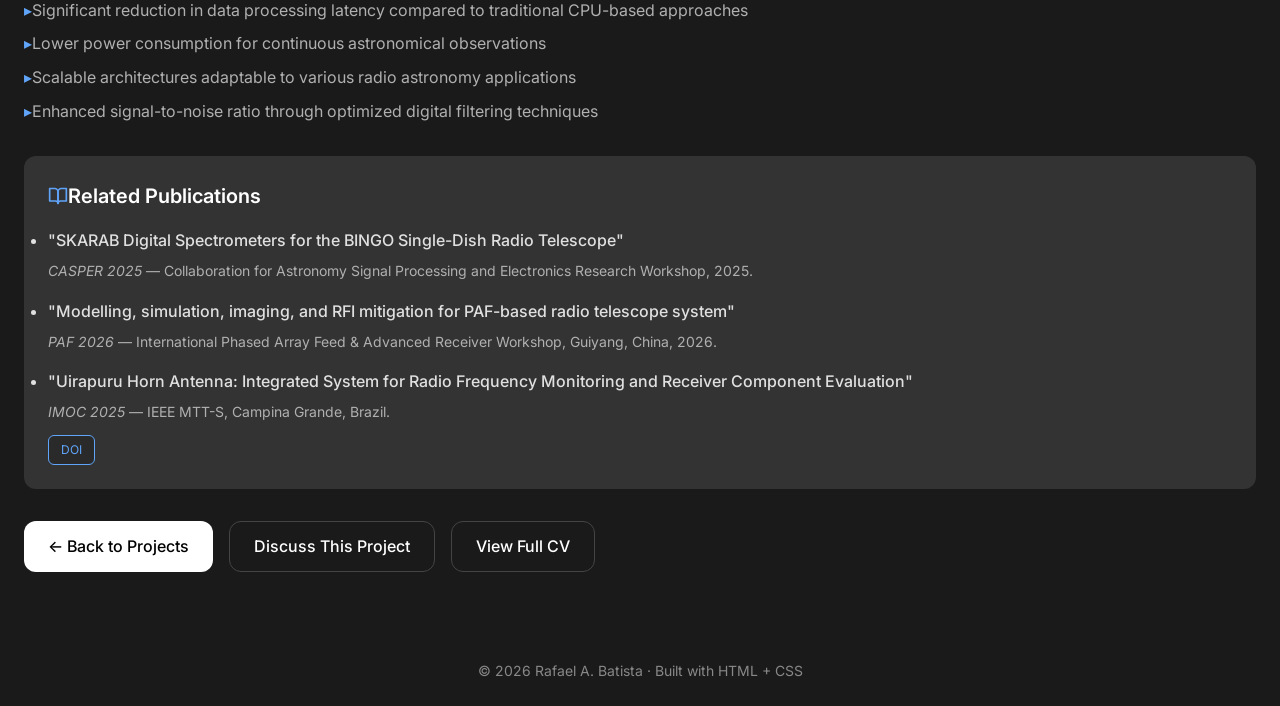
<file: project_radio_astronomy_dsp.html>
<!DOCTYPE html>
<html lang="en">

<head>
  <meta charset="UTF-8" />
  <meta name="viewport" content="width=device-width, initial-scale=1.0" />
  <title>Radio Astronomy DSP — Rafael A. Batista</title>
  <meta name="description"
    content="FPGA/RFSoC-based digital signal processing for the BINGO radiotelescope (UFCG)" />
  <link rel="stylesheet" href="styles.css?v=17.0">
</head>

<body class="bg-dark-grey text-light-grey antialiased">

  <!-- NAVBAR -->
  <header class="site-header fixed w-full z-50 bg-dark-grey/80 backdrop-blur border-b border-medium-grey">
    <div class="nav-inner max-w-6xl mx-auto flex justify-between items-center px-6">
      <h1 class="site-brand">Rafael A. <span class="text-accent">Batista</span></h1>

      <nav class="nav-desktop" aria-label="Main navigation">
        <a href="index.html">Home</a>
        <a href="index.html#about">About</a>
        <a href="index.html#projects">Projects</a>
        <a href="index.html#publications">Publications</a>
        <a href="index.html#contact">Contact</a>
      </nav>

      <div class="nav-actions flex items-center gap-4">
        <button id="menuToggle" class="menu-toggle" aria-label="Open menu" aria-expanded="false" aria-controls="mobileMenu">
          <svg viewBox="0 0 24 24" fill="none" stroke="currentColor" stroke-width="2" stroke-linecap="round" aria-hidden="true">
            <line x1="4" y1="7" x2="20" y2="7" />
            <line x1="4" y1="12" x2="20" y2="12" />
            <line x1="4" y1="17" x2="20" y2="17" />
          </svg>
        </button>
      </div>
    </div>

    <nav id="mobileMenu" class="nav-mobile" aria-label="Mobile navigation">
      <a href="index.html">Home</a>
      <a href="index.html#about">About</a>
      <a href="index.html#projects">Projects</a>
      <a href="index.html#publications">Publications</a>
      <a href="index.html#contact">Contact</a>
    </nav>
  </header>

  <!-- PROJECT DETAIL -->
  <section class="min-h-screen pt-32 pb-16 px-6">
    <div class="max-w-4xl mx-auto">
      <div class="mb-4">
        <a href="index.html#projects" class="text-accent hover:text-white transition">← Back to Projects</a>
      </div>

      <h1 class="text-3xl md:text-4xl font-bold mb-4 text-white">
        Reconfigurable Computing Applications in Radio Astronomy DSP
      </h1>

      <div class="flex gap-2 mb-8 flex-wrap">
        <span class="tech-item">FPGA</span>
        <span class="tech-item">RFSoC</span>
        <span class="tech-item">Digital Signal Processing</span>
        <span class="tech-item">Radio Astronomy</span>
        <span class="tech-item">Vivado</span>
        <span class="tech-item">Real-time Systems</span>
      </div>

      <!-- Overview -->
      <div class="mb-8 bg-light-grey p-6 rounded-xl border border-medium-grey">
        <h2 class="text-xl font-semibold mb-4 text-white flex items-center gap-2">
          <svg class="icon" viewBox="0 0 24 24" aria-hidden="true"><circle cx="12" cy="12" r="2"/><path d="M16.24 7.76a6 6 0 0 1 0 8.49"/><path d="M7.76 16.24a6 6 0 0 1 0-8.49"/><path d="M19.07 4.93a10 10 0 0 1 0 14.14"/><path d="M4.93 19.07a10 10 0 0 1 0-14.14"/></svg>
          Project Overview
        </h2>
        <p class="text-medium-grey mb-4 leading-relaxed">
          This project focuses on developing reconfigurable computing applications for digital signal processing
          in radio astronomy as part of the <strong class="text-white">BINGO (Baryon Acoustic Oscillations in
            Neutral Gas Observations)</strong> radiotelescope project at the Federal University of Campina Grande
          (UFCG).
        </p>
        <p class="text-medium-grey mb-4 leading-relaxed">
          The work involves utilizing FPGA-based systems to implement real-time DSP algorithms for processing
          cosmological signals, enabling the study of large-scale structures in the universe through neutral
          hydrogen observations.
        </p>
      </div>

      <!-- Research Context -->
      <div class="mb-8">
        <h2 class="text-xl font-semibold mb-4 text-white flex items-center gap-2">
          <svg class="icon" viewBox="0 0 24 24" aria-hidden="true"><path d="M9 3h6"/><path d="M10 3v5.3L4.7 17.4a2 2 0 0 0 1.8 3h11a2 2 0 0 0 1.8-3L14 8.3V3"/><line x1="7.5" y1="14.5" x2="16.5" y2="14.5"/></svg>
          Research Context
        </h2>
        <p class="text-medium-grey mb-4 leading-relaxed">
          <strong class="text-white">Position:</strong> Postdoctoral Researcher in Electrical Engineering / Radio
          Astronomy<br>
          <strong class="text-white">Institution:</strong> Federal University of Campina Grande (UFCG), Brazil<br>
          <strong class="text-white">Period:</strong> 2024 - Present<br>
          <strong class="text-white">Funding:</strong> FAPESQ (Research Support Foundation of the State of Paraíba)<br>
          <strong class="text-white">Collaboration:</strong> INAF — Osservatorio Astronomico di Cagliari, Italy
          (external associate, remote)
        </p>
        <p class="text-medium-grey leading-relaxed">
          The BINGO project aims to map the distribution of neutral hydrogen in the universe using intensity
          mapping techniques, requiring sophisticated real-time signal processing capabilities to handle the
          massive data throughput from the radio telescope.
        </p>
      </div>

      <!-- Technical Details -->
      <div class="mb-8">
        <h2 class="text-xl font-semibold mb-4 text-white flex items-center gap-2">
          <svg class="icon" viewBox="0 0 24 24" aria-hidden="true"><line x1="4" y1="21" x2="4" y2="14"/><line x1="4" y1="10" x2="4" y2="3"/><line x1="12" y1="21" x2="12" y2="12"/><line x1="12" y1="8" x2="12" y2="3"/><line x1="20" y1="21" x2="20" y2="16"/><line x1="20" y1="12" x2="20" y2="3"/><line x1="1" y1="14" x2="7" y2="14"/><line x1="9" y1="8" x2="15" y2="8"/><line x1="17" y1="16" x2="23" y2="16"/></svg>
          Technical Details
        </h2>
        <div class="bg-light-grey p-6 rounded-xl border border-medium-grey">
          <h3 class="text-lg font-semibold mb-3 text-white">Key Technologies</h3>
          <ul class="space-y-2 text-medium-grey mb-6">
            <li class="flex items-start">
              <span class="text-accent mr-2">▸</span>
              <span><strong class="text-white">FPGA Platforms:</strong> SKARAB / Xilinx devices and RFSoC ZU47DR for
                hardware acceleration</span>
            </li>
            <li class="flex items-start">
              <span class="text-accent mr-2">▸</span>
              <span><strong class="text-white">Development Tools:</strong> Vivado Design Suite for HDL synthesis and
                implementation, CASPER toolflow</span>
            </li>
            <li class="flex items-start">
              <span class="text-accent mr-2">▸</span>
              <span><strong class="text-white">Programming:</strong> VHDL/Verilog for hardware description, Python/C++
                for control and analysis (KATCP protocol)</span>
            </li>
            <li class="flex items-start">
              <span class="text-accent mr-2">▸</span>
              <span><strong class="text-white">Signal Processing:</strong> FFT, polyphase filter banks, channelization,
                filtering, and correlation algorithms</span>
            </li>
            <li class="flex items-start">
              <span class="text-accent mr-2">▸</span>
              <span><strong class="text-white">Data Transport:</strong> 40 GbE QSFP+ links and custom Ethernet framing
                for high-throughput astronomical data capture</span>
            </li>
          </ul>

          <h3 class="text-lg font-semibold mb-3 text-white">Implementation Focus</h3>
          <ul class="space-y-2 text-medium-grey">
            <li class="flex items-start">
              <span class="text-accent mr-2">▸</span>
              <span>Real-time spectral analysis of radio frequency signals</span>
            </li>
            <li class="flex items-start">
              <span class="text-accent mr-2">▸</span>
              <span>High-throughput data processing for cosmological observations</span>
            </li>
            <li class="flex items-start">
              <span class="text-accent mr-2">▸</span>
              <span>Energy-efficient computation for continuous operation</span>
            </li>
            <li class="flex items-start">
              <span class="text-accent mr-2">▸</span>
              <span>Hardware-optimized algorithms for radio interferometry</span>
            </li>
          </ul>
        </div>
      </div>

      <!-- Applications -->
      <div class="mb-8">
        <h2 class="text-xl font-semibold mb-4 text-white flex items-center gap-2">
          <svg class="icon" viewBox="0 0 24 24" aria-hidden="true"><circle cx="12" cy="12" r="9"/><circle cx="12" cy="12" r="5"/><circle cx="12" cy="12" r="1"/></svg>
          Applications
        </h2>
        <div class="grid md:grid-cols-2 gap-4">
          <div class="bg-light-grey p-4 rounded-lg border border-medium-grey">
            <h3 class="text-white font-semibold mb-2">Intensity Mapping</h3>
            <p class="text-medium-grey text-sm">
              Processing signals for large-scale structure mapping of the universe through neutral hydrogen emissions
            </p>
          </div>
          <div class="bg-light-grey p-4 rounded-lg border border-medium-grey">
            <h3 class="text-white font-semibold mb-2">Radio Interferometry</h3>
            <p class="text-medium-grey text-sm">
              Real-time correlation and beamforming for multi-antenna radio telescope arrays
            </p>
          </div>
          <div class="bg-light-grey p-4 rounded-lg border border-medium-grey">
            <h3 class="text-white font-semibold mb-2">RFI Mitigation</h3>
            <p class="text-medium-grey text-sm">
              Radio frequency interference detection and suppression in real-time
            </p>
          </div>
          <div class="bg-light-grey p-4 rounded-lg border border-medium-grey">
            <h3 class="text-white font-semibold mb-2">Data Reduction</h3>
            <p class="text-medium-grey text-sm">
              On-the-fly data compression and processing to manage large data volumes
            </p>
          </div>
        </div>
      </div>

      <!-- Impact -->
      <div class="mb-8">
        <h2 class="text-xl font-semibold mb-4 text-white flex items-center gap-2">
          <svg class="icon" viewBox="0 0 24 24" aria-hidden="true"><polygon points="13 2 3 14 12 14 11 22 21 10 12 10 13 2"/></svg>
          Research Impact
        </h2>
        <p class="text-medium-grey leading-relaxed mb-4">
          This work contributes to the advancement of radio astronomy instrumentation by leveraging reconfigurable
          computing to achieve:
        </p>
        <ul class="space-y-2 text-medium-grey">
          <li class="flex items-start">
            <span class="text-accent mr-2">▸</span>
            <span>Significant reduction in data processing latency compared to traditional CPU-based approaches</span>
          </li>
          <li class="flex items-start">
            <span class="text-accent mr-2">▸</span>
            <span>Lower power consumption for continuous astronomical observations</span>
          </li>
          <li class="flex items-start">
            <span class="text-accent mr-2">▸</span>
            <span>Scalable architectures adaptable to various radio astronomy applications</span>
          </li>
          <li class="flex items-start">
            <span class="text-accent mr-2">▸</span>
            <span>Enhanced signal-to-noise ratio through optimized digital filtering techniques</span>
          </li>
        </ul>
      </div>

      <!-- Related Work -->
      <div class="mb-8 bg-light-grey p-6 rounded-xl border border-medium-grey">
        <h2 class="text-xl font-semibold mb-4 text-white flex items-center gap-2">
          <svg class="icon" viewBox="0 0 24 24" aria-hidden="true"><path d="M2 3h6a4 4 0 0 1 4 4v14a3 3 0 0 0-3-3H2z"/><path d="M22 3h-6a4 4 0 0 0-4 4v14a3 3 0 0 1 3-3h7z"/></svg>
          Related Publications
        </h2>
        <ul class="space-y-4">
          <li>
            <div class="publication-title">"SKARAB Digital Spectrometers for the BINGO Single-Dish Radio Telescope"</div>
            <div class="publication-venue"><em class="text-medium-grey">CASPER 2025</em> — Collaboration for Astronomy
              Signal Processing and Electronics Research Workshop, 2025.</div>
          </li>
          <li>
            <div class="publication-title">"Modelling, simulation, imaging, and RFI mitigation for PAF-based radio
              telescope system"</div>
            <div class="publication-venue"><em class="text-medium-grey">PAF 2026</em> — International Phased Array Feed
              &amp; Advanced Receiver Workshop, Guiyang, China, 2026.</div>
          </li>
          <li>
            <div class="publication-title">"Uirapuru Horn Antenna: Integrated System for Radio Frequency Monitoring and
              Receiver Component Evaluation"</div>
            <div class="publication-venue"><em class="text-medium-grey">IMOC 2025</em> — IEEE MTT-S, Campina Grande,
              Brazil.</div>
            <div class="publication-links">
              <a href="https://doi.org/10.1109/IMOC65414.2025.11365753" target="_blank" class="publication-link">DOI</a>
            </div>
          </li>
        </ul>
      </div>

      <!-- Actions -->
      <div class="flex gap-4 mt-8 flex-wrap">
        <a href="index.html#projects" class="btn-primary">
          ← Back to Projects
        </a>
        <a href="index.html#contact" class="btn-secondary">
          Discuss This Project
        </a>
        <a href="Curriculum_vitae.pdf" class="btn-secondary">
          View Full CV
        </a>
      </div>
    </div>
  </section>

  <!-- FOOTER -->
  <footer class="border-t border-medium-grey py-6 text-center text-sm text-dark-grey">
    © 2026 Rafael A. Batista · Built with HTML + CSS
  </footer>

  <script src="script.js?v=17.0"></script>
</body>

</html>
</file>
<file: styles.css>
/* Import Google Fonts */
@import url('https://fonts.googleapis.com/css2?family=Inter:wght@300;400;500;600;700&display=swap');

/* CSS Variables for easy theming */
:root {
  --color-bg-darkest: #121212;
  --color-bg-dark: #1a1a1a;
  --color-bg-medium: #2a2a2a;
  --color-bg-light: #333333;
  --color-text-white: #ffffff;
  --color-text-light: #e0e0e0;
  --color-text-medium: #b0b0b0;
  --color-text-dark: #888888;
  --color-border-light: #444444;
  --color-border-medium: #555555;
  --color-accent: #60a5fa;
  --color-accent-hover: #3b82f6;
  --transition-speed: 0.3s;
}

/* Base styles */
* {
  margin: 0;
  padding: 0;
  box-sizing: border-box;
}

body {
  font-family: 'Inter', sans-serif;
  background-color: var(--color-bg-dark);
  color: var(--color-text-light);
  overflow-x: hidden;
  line-height: 1.6;
}

/* Utility classes */
.bg-darkest-grey {
  background-color: var(--color-bg-darkest);
}

.bg-dark-grey {
  background-color: var(--color-bg-dark);
}

.bg-medium-grey {
  background-color: var(--color-bg-medium);
}

.bg-light-grey {
  background-color: var(--color-bg-light);
}

.text-white {
  color: var(--color-text-white);
}

.text-light-grey {
  color: var(--color-text-light);
}

.text-medium-grey {
  color: var(--color-text-medium);
}

.text-dark-grey {
  color: var(--color-text-dark);
}

.text-accent {
  color: var(--color-accent);
}

.border-light-grey {
  border-color: var(--color-border-light);
}

.border-medium-grey {
  border-color: var(--color-border-medium);
}

.transition {
  transition: all var(--transition-speed) ease;
}

.backdrop-blur {
  backdrop-filter: blur(10px);
}

/* Layout utilities */
.border {
  border-width: 1px;
}

.rounded-xl {
  border-radius: 0.75rem;
}

.rounded-2xl {
  border-radius: 1rem;
}

.p-6 {
  padding: 1.5rem;
}

.p-4 {
  padding: 1rem;
}

.py-2 {
  padding-top: 0.5rem;
  padding-bottom: 0.5rem;
}

.py-3 {
  padding-top: 0.75rem;
  padding-bottom: 0.75rem;
}

.px-4 {
  padding-left: 1rem;
  padding-right: 1rem;
}

.px-6 {
  padding-left: 1.5rem;
  padding-right: 1.5rem;
}

.py-4 {
  padding-top: 1rem;
  padding-bottom: 1rem;
}

.px-5 {
  padding-left: 1.25rem;
  padding-right: 1.25rem;
}

.py-24 {
  padding-top: 6rem;
  padding-bottom: 6rem;
}

.py-32 {
  padding-top: 8rem;
  padding-bottom: 8rem;
}

.py-6 {
  padding-top: 1.5rem;
  padding-bottom: 1.5rem;
}

.pt-24 {
  padding-top: 6rem;
}

.pt-40 {
  padding-top: 10rem;
}

.pb-16 {
  padding-bottom: 4rem;
}

.mb-6 {
  margin-bottom: 1.5rem;
}

.mb-12 {
  margin-bottom: 3rem;
}

.mb-8 {
  margin-bottom: 2rem;
}

.mb-4 {
  margin-bottom: 1rem;
}

.mb-2 {
  margin-bottom: 0.5rem;
}

.mt-8 {
  margin-top: 2rem;
}

.mt-16 {
  margin-top: 4rem;
}

.mt-32 {
  margin-top: 8rem;
}

.mt-4 {
  margin-top: 1rem;
}

.mt-3 {
  margin-top: 0.75rem;
}

.text-base {
  font-size: 1rem;
}

.text-lg {
  font-size: 1.125rem;
}

.text-sm {
  font-size: 0.875rem;
}

.text-xs {
  font-size: 0.75rem;
}

.text-4xl {
  font-size: 2.25rem;
}

.md\:text-6xl {
  font-size: 3.75rem;
}

.text-3xl {
  font-size: 1.875rem;
}

.text-xl {
  font-size: 1.25rem;
}

.font-semibold {
  font-weight: 600;
}

.font-bold {
  font-weight: 700;
}

.font-medium {
  font-weight: 500;
}

.leading-relaxed {
  line-height: 1.625;
}

.text-center {
  text-align: center;
}

.text-left {
  text-align: left;
}

.max-w-6xl {
  max-width: 72rem;
}

.max-w-3xl {
  max-width: 48rem;
}

.max-w-2xl {
  max-width: 42rem;
}

.mx-auto {
  margin-left: auto;
  margin-right: auto;
}

.space-x-6>*+* {
  margin-left: 1.5rem;
}

.gap-4 {
  gap: 1rem;
}

.gap-6 {
  gap: 1.5rem;
}

.gap-8 {
  gap: 2rem;
}

.flex {
  display: flex;
}

.flex-wrap {
  flex-wrap: wrap;
}

.justify-between {
  justify-content: space-between;
}

.justify-center {
  justify-content: center;
}

.items-center {
  align-items: center;
}

.items-start {
  align-items: flex-start;
}

.fixed {
  position: fixed;
}

.w-full {
  width: 100%;
}

.z-50 {
  z-index: 50;
}

.min-h-screen {
  min-height: 100vh;
}

.relative {
  position: relative;
}

.object-cover {
  object-fit: cover;
}

.border-b {
  border-bottom-width: 1px;
}

.border-t {
  border-top-width: 1px;
}

.grid {
  display: grid;
}

.md\:grid-cols-2 {
  grid-template-columns: repeat(2, 1fr);
}

.lg\:grid-cols-3 {
  grid-template-columns: repeat(3, 1fr);
}

.space-y-4>*+* {
  margin-top: 1rem;
}

.space-y-2>*+* {
  margin-top: 0.5rem;
}

/* Custom additions */
.bg-light-grey\/40 {
  background-color: rgba(51, 51, 51, 0.4);
}

.bg-dark-grey\/80 {
  background-color: rgba(26, 26, 26, 0.8);
}

/* Header / Navbar styles */
.site-header {
  top: 0;
  left: 0;
  right: 0;
  z-index: 50;
  box-shadow: 0 4px 6px rgba(0, 0, 0, 0.1);
}

.nav-inner {
  min-height: 60px;
  gap: 1rem;
}

.site-brand {
  font-size: 1.05rem;
  font-weight: 700;
  color: var(--color-text-white);
  white-space: nowrap;
  letter-spacing: 0.01em;
}

/* Desktop navigation */
.nav-desktop {
  display: flex;
  align-items: center;
  gap: 1.75rem;
}

.nav-desktop a,
.nav-mobile a {
  color: var(--color-text-medium);
  text-decoration: none;
  font-size: 0.875rem;
  font-weight: 500;
  letter-spacing: 0.02em;
  position: relative;
  transition: color 0.2s ease;
}

.nav-desktop a {
  padding: 0.25rem 0;
}

.nav-desktop a::after {
  content: '';
  position: absolute;
  width: 0;
  height: 2px;
  bottom: -4px;
  left: 0;
  background-color: var(--color-accent);
  transition: width 0.25s ease;
}

.nav-desktop a:hover,
.nav-desktop a.active {
  color: var(--color-text-white);
}

.nav-desktop a:hover::after,
.nav-desktop a.active::after {
  width: 100%;
}

/* Keyboard focus visibility */
.nav-desktop a:focus-visible,
.nav-mobile a:focus-visible,
.lang-toggle:focus-visible,
.menu-toggle:focus-visible {
  outline: 2px solid var(--color-accent);
  outline-offset: 3px;
  border-radius: 3px;
}

/* Hamburger button (hidden on desktop) */
.menu-toggle {
  display: none;
  align-items: center;
  justify-content: center;
  background: none;
  border: 1px solid var(--color-border-light);
  border-radius: 0.5rem;
  padding: 0.5rem;
  min-width: 44px;
  min-height: 44px;
  cursor: pointer;
  color: var(--color-text-light);
  transition: all var(--transition-speed) ease;
}

.menu-toggle:hover {
  border-color: var(--color-accent);
  color: var(--color-accent);
}

.menu-toggle svg {
  display: block;
  width: 1.25rem;
  height: 1.25rem;
}

/* Mobile navigation panel */
.nav-mobile {
  display: none;
  flex-direction: column;
  background-color: var(--color-bg-dark);
  border-top: 1px solid var(--color-border-light);
  padding: 0.5rem 1.5rem 1rem;
}

.nav-mobile.open {
  display: flex;
}

.nav-mobile a {
  display: flex;
  align-items: center;
  min-height: 44px;
  padding: 0.5rem 0;
  border-bottom: 1px solid rgba(255, 255, 255, 0.06);
}

.nav-mobile a:last-child {
  border-bottom: none;
}

.nav-mobile a:hover,
.nav-mobile a.active {
  color: var(--color-text-white);
}

/* Language toggle button */
.lang-toggle {
  display: flex;
  align-items: center;
  gap: 0.375rem;
  padding: 0.375rem 0.75rem;
  background-color: rgba(96, 165, 250, 0.1);
  border: 1px solid var(--color-accent);
  border-radius: 0.5rem;
  color: var(--color-accent);
  font-size: 0.875rem;
  font-weight: 500;
  cursor: pointer;
  transition: all var(--transition-speed) ease;
}

.lang-toggle:hover {
  background-color: var(--color-accent);
  color: var(--color-text-white);
  transform: translateY(-1px);
}

.lang-flag {
  font-size: 1.125rem;
  line-height: 1;
}

.lang-text {
  font-weight: 600;
  letter-spacing: 0.05em;
}

/* Profile photo styles */
.profile-photo {
  width: 200px;
  height: 200px;
  border-radius: 50%;
  object-fit: cover;
  border: 4px solid var(--color-border-medium);
  transition: transform var(--transition-speed) ease, box-shadow var(--transition-speed) ease;
}

.profile-photo:hover {
  transform: scale(1.05);
  box-shadow: 0 10px 30px rgba(96, 165, 250, 0.3);
}

/* Gradient text effect */
.gradient-text {
  background: linear-gradient(135deg, #ffffff 0%, #60a5fa 100%);
  -webkit-background-clip: text;
  -webkit-text-fill-color: transparent;
  background-clip: text;
}

/* Stats container in hero section */
.stats-container {
  display: flex;
  justify-content: center;
  gap: 2rem;
  margin: 2rem 0;
}

.stat-item {
  text-align: center;
}

.stat-number {
  font-size: 2rem;
  font-weight: 700;
  color: var(--color-accent);
  line-height: 1;
}

.stat-label {
  font-size: 0.875rem;
  color: var(--color-text-medium);
  margin-top: 0.25rem;
}

/* Button styles */
.btn-primary,
.btn-secondary {
  display: inline-flex;
  align-items: center;
  padding: 0.75rem 1.5rem;
  border-radius: 0.75rem;
  font-weight: 500;
  text-decoration: none;
  transition: all var(--transition-speed) ease;
  cursor: pointer;
}

.btn-primary {
  background-color: var(--color-text-white);
  color: #000000;
}

.btn-primary:hover {
  background-color: var(--color-text-light);
  transform: translateY(-2px);
  box-shadow: 0 10px 25px rgba(255, 255, 255, 0.1);
}

.btn-secondary {
  border: 1px solid var(--color-border-light);
  color: var(--color-text-white);
  background-color: transparent;
}

.btn-secondary:hover {
  border-color: var(--color-text-white);
  background-color: rgba(255, 255, 255, 0.05);
  transform: translateY(-2px);
}

.btn-secondary svg {
  display: inline-block;
  width: 1.25rem;
  height: 1.25rem;
  margin-right: 0.5rem;
  vertical-align: middle;
}

/* Section title styles */
.section-title {
  font-size: 2rem;
  font-weight: 700;
  margin-bottom: 3rem;
  color: var(--color-text-white);
  display: flex;
  align-items: center;
  gap: 0.75rem;
}

.section-icon {
  font-size: 2.5rem;
  display: inline-block;
}

/* Timeline styles */
.timeline {
  position: relative;
  padding-left: 2rem;
}

.timeline::before {
  content: '';
  position: absolute;
  left: 0;
  top: 0;
  bottom: 0;
  width: 2px;
  background: linear-gradient(180deg, var(--color-accent) 0%, var(--color-border-medium) 100%);
}

.timeline-item {
  position: relative;
  padding-bottom: 2.5rem;
}

.timeline-marker {
  position: absolute;
  left: -2.5rem;
  top: 0.25rem;
  width: 1rem;
  height: 1rem;
  border-radius: 50%;
  background-color: var(--color-accent);
  border: 3px solid var(--color-bg-dark);
  z-index: 1;
}

.timeline-marker.current {
  width: 1.25rem;
  height: 1.25rem;
  left: -2.625rem;
  animation: pulse 2s infinite;
}

@keyframes pulse {

  0%,
  100% {
    box-shadow: 0 0 0 0 rgba(96, 165, 250, 0.7);
  }

  50% {
    box-shadow: 0 0 0 10px rgba(96, 165, 250, 0);
  }
}

.timeline-content {
  background-color: var(--color-bg-light);
  padding: 1.5rem;
  border-radius: 0.75rem;
  border: 1px solid var(--color-border-medium);
  transition: all var(--transition-speed) ease;
}

.timeline-content:hover {
  border-color: var(--color-accent);
  transform: translateX(5px);
  box-shadow: 0 5px 20px rgba(96, 165, 250, 0.1);
}

.timeline-date {
  color: var(--color-accent);
  font-weight: 600;
  font-size: 0.875rem;
  margin-bottom: 0.5rem;
}

.timeline-title {
  color: var(--color-text-white);
  font-size: 1.125rem;
  font-weight: 600;
  margin-bottom: 0.5rem;
}

.timeline-institution {
  color: var(--color-text-medium);
  font-size: 0.875rem;
  margin-bottom: 0.75rem;
  font-style: italic;
}

.timeline-description {
  color: var(--color-text-medium);
  font-size: 0.875rem;
  line-height: 1.6;
  margin-bottom: 0.5rem;
}

.timeline-description strong {
  color: var(--color-text-light);
}

/* Technology tags */
.tech-container {
  display: flex;
  flex-wrap: wrap;
  gap: 0.5rem;
  margin-top: 0.75rem;
}

.tech-item {
  padding: 0.25rem 0.75rem;
  background-color: var(--color-bg-medium);
  color: var(--color-text-medium);
  font-size: 0.75rem;
  border-radius: 9999px;
  border: 1px solid var(--color-border-medium);
  transition: all var(--transition-speed) ease;
}

.tech-item:hover {
  background-color: var(--color-accent);
  color: var(--color-text-white);
  border-color: var(--color-accent);
}

/* Project cards */
.project-card {
  display: block;
  padding: 1.5rem;
  background-color: var(--color-bg-light);
  border-radius: 1rem;
  border: 1px solid var(--color-border-medium);
  text-decoration: none;
  transition: all var(--transition-speed) ease;
  position: relative;
  overflow: hidden;
}

.project-card::before {
  content: '';
  position: absolute;
  top: 0;
  left: 0;
  right: 0;
  height: 3px;
  background: linear-gradient(90deg, var(--color-accent) 0%, transparent 100%);
  transform: scaleX(0);
  transform-origin: left;
  transition: transform var(--transition-speed) ease;
}

.project-card:hover::before {
  transform: scaleX(1);
}

.project-card:hover {
  border-color: var(--color-accent);
  transform: translateY(-5px);
  box-shadow: 0 10px 30px rgba(96, 165, 250, 0.2);
}

.project-icon {
  font-size: 2.5rem;
  margin-bottom: 1rem;
  display: block;
}

/* Publications */
.publications-container {
  max-width: 100%;
}

.publication-category {
  margin-bottom: 2rem;
}

.publication-item {
  background-color: var(--color-bg-light);
  padding: 1.5rem;
  border-radius: 0.75rem;
  border: 1px solid var(--color-border-medium);
  transition: all var(--transition-speed) ease;
}

.publication-item:hover {
  border-color: var(--color-accent);
  box-shadow: 0 5px 20px rgba(96, 165, 250, 0.1);
}

.publication-authors {
  margin-bottom: 0.5rem;
  font-size: 0.875rem;
}

.publication-title {
  color: var(--color-text-light);
  font-size: 1rem;
  font-weight: 500;
  margin-bottom: 0.5rem;
  line-height: 1.5;
}

.publication-venue {
  color: var(--color-text-medium);
  font-size: 0.875rem;
  margin-bottom: 0.75rem;
}

.publication-links {
  display: flex;
  gap: 0.75rem;
  margin-top: 0.75rem;
}

.publication-link {
  display: inline-block;
  padding: 0.25rem 0.75rem;
  background-color: var(--color-bg-medium);
  color: var(--color-accent);
  font-size: 0.75rem;
  border-radius: 0.375rem;
  text-decoration: none;
  border: 1px solid var(--color-accent);
  transition: all var(--transition-speed) ease;
}

.publication-link:hover {
  background-color: var(--color-accent);
  color: var(--color-text-white);
}

/* Skills section */
.skill-category {
  background-color: var(--color-bg-light);
  padding: 1.5rem;
  border-radius: 0.75rem;
  border: 1px solid var(--color-border-medium);
}

.skill-category-title {
  color: var(--color-text-white);
  font-size: 1.125rem;
  font-weight: 600;
  margin-bottom: 1.25rem;
  padding-bottom: 0.75rem;
  border-bottom: 2px solid var(--color-accent);
}

.skill-list {
  display: flex;
  flex-direction: column;
  gap: 1rem;
}

.skill-item {
  display: flex;
  flex-direction: column;
  gap: 0.5rem;
}

.skill-name {
  color: var(--color-text-light);
  font-size: 0.875rem;
  font-weight: 500;
}

.skill-bar {
  height: 0.5rem;
  background-color: var(--color-bg-medium);
  border-radius: 9999px;
  overflow: hidden;
}

.skill-level {
  height: 100%;
  background: linear-gradient(90deg, var(--color-accent) 0%, var(--color-accent-hover) 100%);
  border-radius: 9999px;
  transition: width 1s ease;
}

.expertise-list {
  list-style: none;
  display: flex;
  flex-direction: column;
  gap: 0.5rem;
}

.expertise-list li {
  color: var(--color-text-medium);
  font-size: 0.875rem;
  padding-left: 1.25rem;
  position: relative;
}

.expertise-list li::before {
  content: '▸';
  position: absolute;
  left: 0;
  color: var(--color-accent);
  font-weight: 600;
}

/* Animation */
@keyframes fadeIn {
  from {
    opacity: 0;
    transform: translateY(20px);
  }

  to {
    opacity: 1;
    transform: translateY(0);
  }
}

.animate-fadeIn {
  animation: fadeIn 0.6s ease-out;
}

/* Scroll margin for fixed header - increased to prevent overlap */
section[id] {
  scroll-margin-top: 80px;
}

/* Show hamburger menu below 900px */
@media (max-width: 900px) {
  .nav-desktop {
    display: none;
  }

  .menu-toggle {
    display: inline-flex;
  }
}

/* Never show the mobile panel on desktop widths, even if left open */
@media (min-width: 901px) {
  .nav-mobile {
    display: none !important;
  }
}

/* Responsive adjustments */
@media (max-width: 768px) {
  .md\:text-6xl {
    font-size: 2.5rem;
  }

  .md\:grid-cols-2,
  .lg\:grid-cols-3 {
    grid-template-columns: 1fr;
  }

  .pt-24 {
    padding-top: 5rem;
  }

  .profile-photo {
    width: 160px;
    height: 160px;
  }

  .section-title {
    font-size: 1.5rem;
  }

  .section-icon {
    font-size: 2rem;
  }

  .stats-container {
    flex-direction: row;
    gap: 1rem;
  }

  .stat-number {
    font-size: 1.5rem;
  }

  .stat-label {
    font-size: 0.75rem;
  }

  .timeline {
    padding-left: 1.5rem;
  }

  .timeline-marker {
    left: -2rem;
  }

  .timeline-marker.current {
    left: -2.125rem;
  }
}

@media (max-width: 480px) {

  .btn-primary,
  .btn-secondary {
    padding: 0.6rem 1.2rem;
    font-size: 0.875rem;
  }

  .flex-wrap {
    justify-content: center;
  }
}

/* Print styles */
@media print {
  header {
    position: relative;
  }

  .btn-primary,
  .btn-secondary {
    display: none;
  }
}

/* ============================================================
   SVG icon system (v17) — replaces emoji icons
   ============================================================ */
.icon {
  display: inline-block;
  width: 1em;
  height: 1em;
  fill: none;
  stroke: currentColor;
  stroke-width: 2;
  stroke-linecap: round;
  stroke-linejoin: round;
  vertical-align: -0.15em;
}

/* Section heading icons: accent badge */
.section-icon {
  display: inline-flex;
  align-items: center;
  justify-content: center;
  width: 3rem;
  height: 3rem;
  border-radius: 0.75rem;
  background-color: rgba(96, 165, 250, 0.08);
  border: 1px solid rgba(96, 165, 250, 0.25);
  color: var(--color-accent);
  flex-shrink: 0;
}

.section-icon .icon {
  width: 1.5rem;
  height: 1.5rem;
}

/* Project card icons */
.project-icon {
  display: block;
  color: var(--color-accent);
  margin-bottom: 1rem;
}

.project-icon .icon {
  width: 2rem;
  height: 2rem;
}

/* Icons inside buttons */
.btn-primary .icon,
.btn-secondary .icon {
  width: 1.1rem;
  height: 1.1rem;
  margin-right: 0.5rem;
  vertical-align: -0.2em;
}

/* Subpage heading icons (h2 with icon + text) */
h2 .section-icon,
h2 .icon {
  color: var(--color-accent);
}

h2 .icon {
  width: 1.25rem;
  height: 1.25rem;
}

@media (max-width: 768px) {
  .section-icon {
    width: 2.5rem;
    height: 2.5rem;
  }

  .section-icon .icon {
    width: 1.25rem;
    height: 1.25rem;
  }
}
</file>
